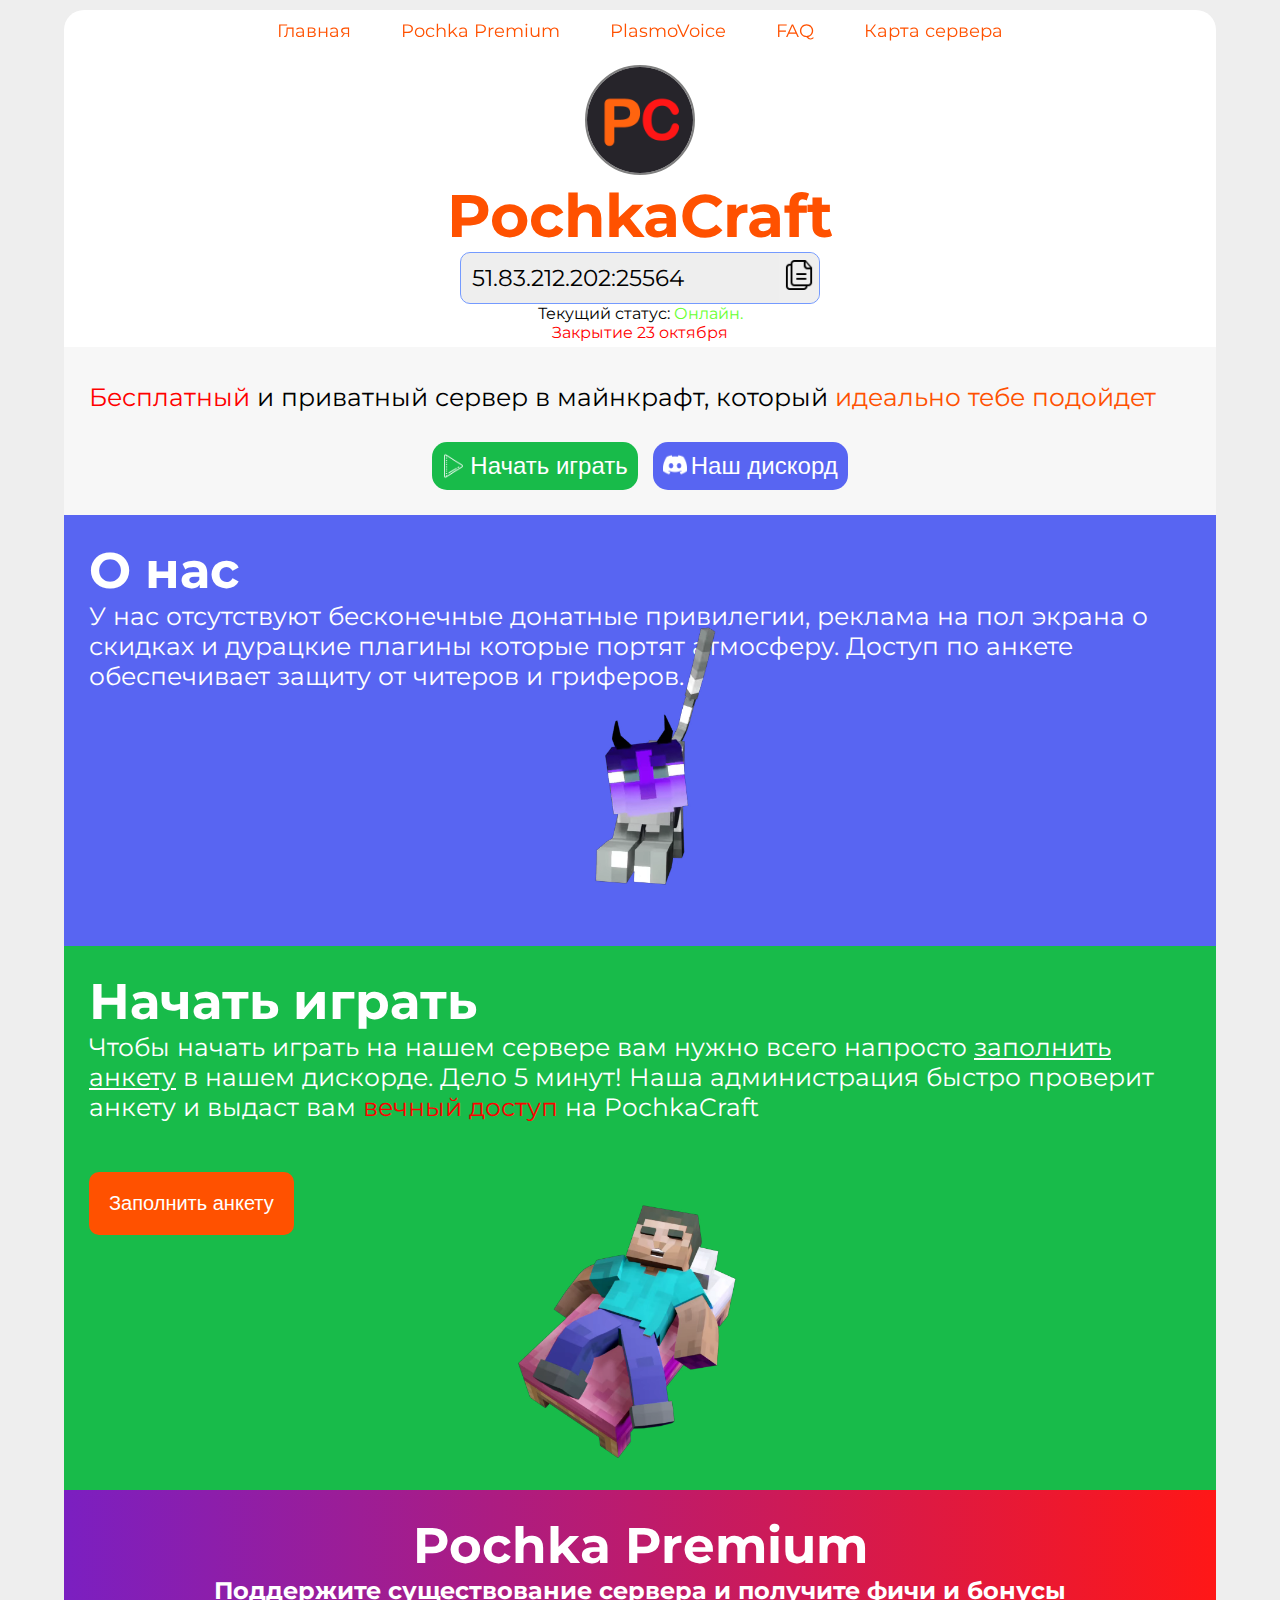
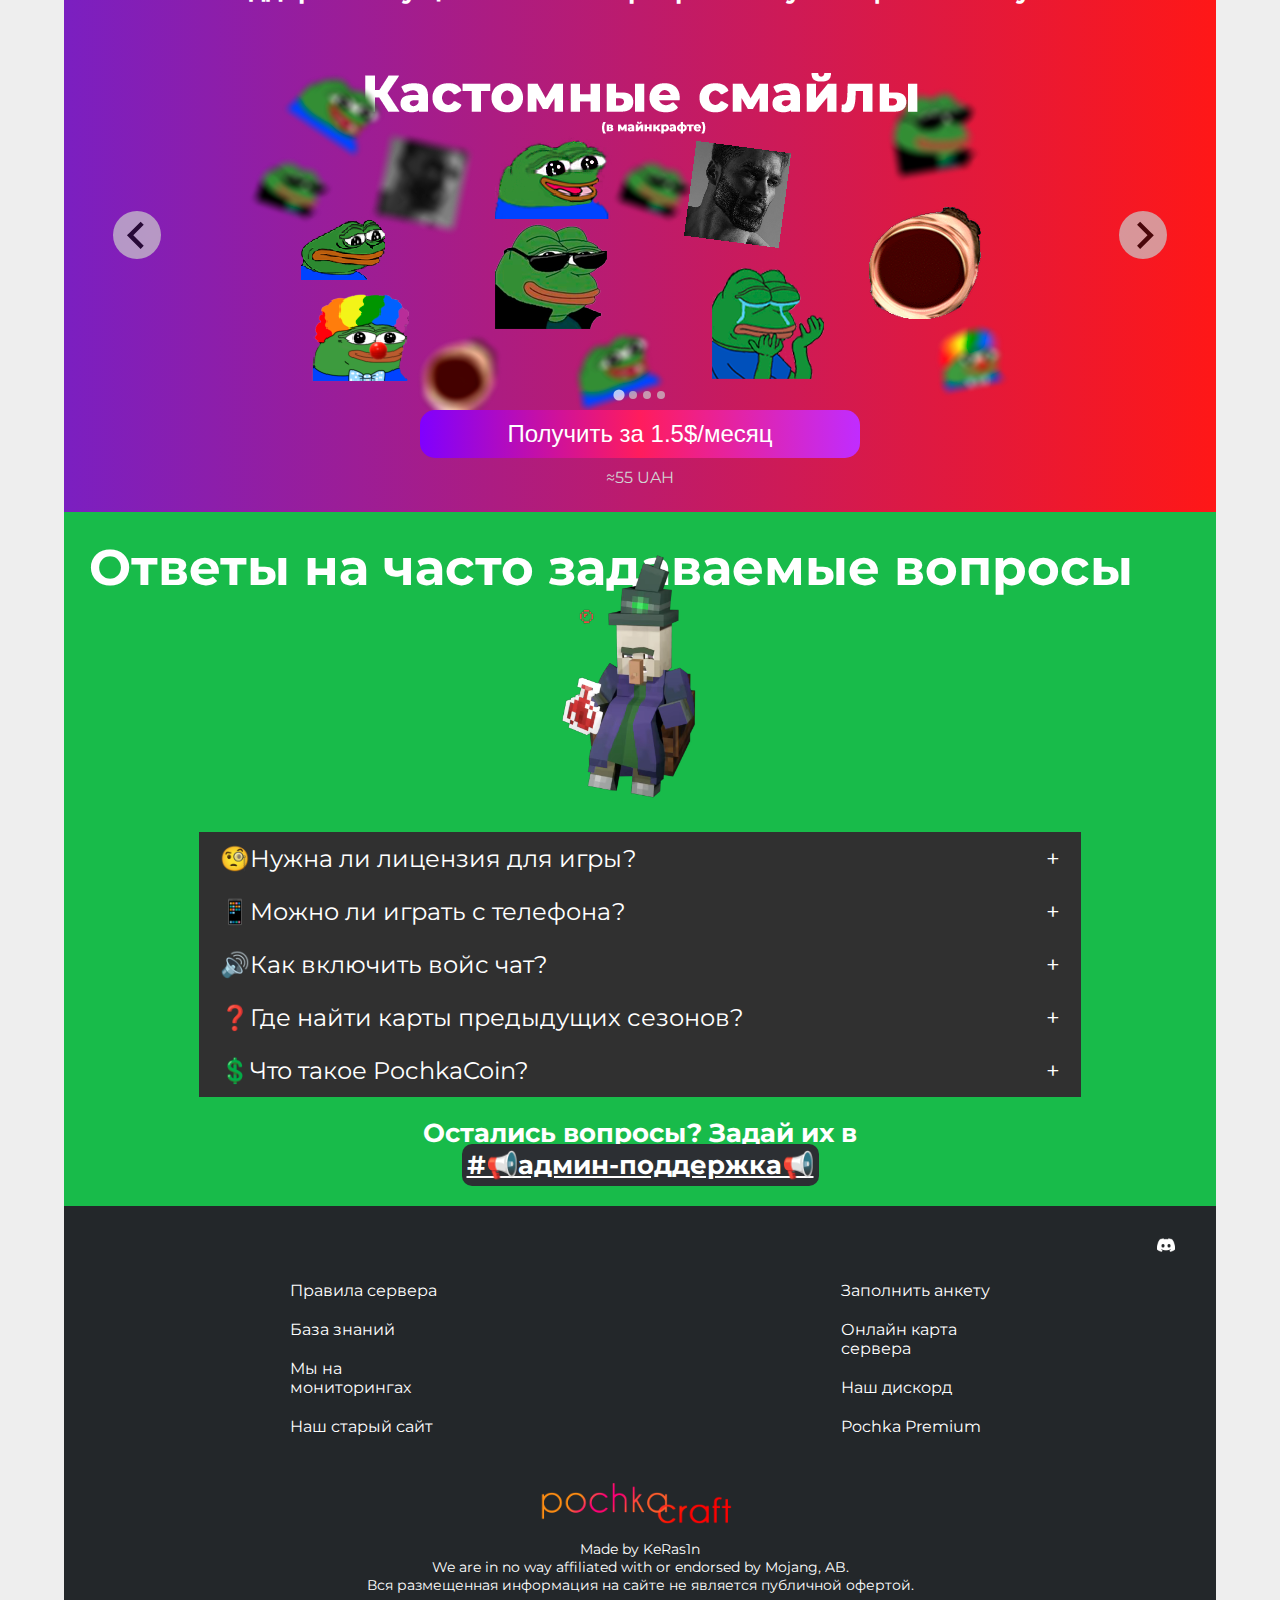
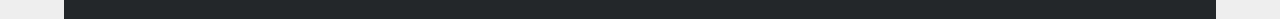
<file: index.html>
<!DOCTYPE html>
<html>
<head>
	<meta charset="utf-8">
	<meta name="google-site-verification" content="DX2WxB36cHacBW0mGiomt81eBWO9QCUBT2D4qXh13e8" />
	<meta name="viewport" content="width=device-width, initial-scale=1">
	<title>PochkaCraft - Приватный сервер Minecraft</title>
	<link rel="icon" type="image/x-icon" href="img/favicon.ico">
	<meta name="description" content="Приватный, бесплатный сервер Minecraft для тебя и твоих друзей(если конечно они у тебя есть).">
	<meta name="keywords" content="PochkaCraft, Pochka Craft, Почкакрафт, приватный сервер майнкрафт, почка крафт, сервер майнкрафт, рп сервер майнкрафт">

	<link rel="stylesheet" type="text/css" href="css/main.css">
	<link rel="stylesheet" type="text/css" href="css/media.css">
	<link rel="stylesheet" type="text/css" href="css/splide.min.css">

	<link rel="preconnect" href="https://fonts.googleapis.com">
	<link rel="preconnect" href="https://fonts.gstatic.com" crossorigin>
	<link href="https://fonts.googleapis.com/css2?family=Montserrat:wght@400;500;900&display=swap" rel="stylesheet">

</head>
<body>
	<div class="nav-div">
	<nav>
		<a href="#">Главная</a>
		<a href = "#premium">Pochka Premium</a>
		<a onclick="OpenModal(); ModalPlasmovoice();">PlasmoVoice</a>
		<a href = "#faq">FAQ</a>
		<a href = "http://51.83.212.202:25563/" >Карта сервера</a>
	</nav>
	</div>

	<div class="mobile-menu-container">
		<div class="mobile-menu mobmenuOpen">
			<ul>
				<li><a href="#" class="mobile-menu-link" onclick="CloseMobMenu()">Главная</a></li>
				<li><a href = "#premium" class="mobile-menu-link" onclick="CloseMobMenu()">Pochka Premium</a></li>
				<li><a onclick="OpenModal(); ModalPlasmovoice(); CloseMobMenu();" class="mobile-menu-link">PlasmoVoice</a></li>
				<li><a href="#faq" class="mobile-menu-link" onclick="CloseMobMenu()">FAQ</a></li>
				<li><a href="http://51.83.212.202:25563/" class="mobile-menu-link">Карта сервера</a></li>
			</ul>
		</div>
		<div class="mobile-menu-btn">
			<button onclick ="OpenMobMenu()" class="mob-menu"><div></div><div></div><div></div></button>
		</div>

	</div>
	<header class="profile">


		<div class="ava">
			<img src="img/ava.png" width="110px" draggable="false">
		</div>
		<h1 class="megatitle">PochkaCraft</h1>
		<div class="ip-container">
		<div class="ip">
			<span>51.83.212.202:25564</span>
			<button class="copy-btn" onclick=" CopyToClipboard() "><img src="img/copy.png" width="30px"></button>
		</div>
		Текущий статус: <span class="green">Онлайн. </span><br><span class="red">Закрытие 23 октября</span>
		</div>
	</header>
	<div class="about-profile">
		<h2 class="h2"><span class="red">Бесплатный</span> и приватный сервер в майнкрафт, который <span class="orange">идеально тебе подойдет</span></h2>
		<div class="head-btns">
		<a href="#tostart"><button class="start-btn"><div class="flexbox gap-1"><img src="img/play.png" width="24px">Начать играть</button></a>
		<a href="https://discord.gg/rCD7xhpYrg" target="_blank"><button class="ds"><div class="flexbox gap-1"><img src="img/ds.png" width="24px"> Наш дискорд</div></button></a>
		</div>
	</div>

	<div class="about-div">
		<h1 class="block-title">О нас</h1>
		<div class="flexbox jc-center">
		<p class="left-p">
		У нас отсутствуют бесконечные донатные привилегии, реклама на пол экрана о скидках и дурацкие плагины которые портят атмосферу. Доступ по анкете обеспечивает защиту от читеров и гриферов.
		</p>
		<video class = "sticker" src="img/sticker_1.webm" autoplay="true" muted loop width="300px">

		</video>
		</div>
	</div>

	<div class="start-div" id="tostart">
		<h1 class="block-title">Начать играть</h1>
		<div class="flexbox jc-center">
		<p class="left-p">
		Чтобы начать играть на нашем сервере вам нужно всего напросто <a target="_blank" href="https://discord.gg/rCD7xhpYrg">заполнить анкету</a> в нашем дискорде. Дело 5 минут! Наша администрация быстро проверит анкету и выдаст вам <span class="red">вечный доступ</span> на PochkaCraft
		<button class="anketa-btn" onClick="parent.open('https://discord.gg/rCD7xhpYrg')">Заполнить анкету</button>
		</p>
		<video class = "sticker" src="img/sticker_3.webm" autoplay="true" muted  loop width="300px">

		</video>
	</div>

	</div>

	<div class="premium-div" id="premium">
		<h1 class="block-title premium-title">Pochka Premium</h1>
		<h2 class="premium-title">Поддержите существование сервера и получите фичи и бонусы</h2>

		<div class="splide">
  		<div class="splide__track">
			<ul class="splide__list">
				<li class="splide__slide first_slide">
					<div class="slide_content">
						<img src="img/premium-slide-1.png">
					</div>
				</li>
				<li class="splide__slide second_slide">
					<div class="slide_content">
						<img src="img/premium-slide-2.png">
					</div>
				</li>
				<li class="splide__slide third_slide">
					<div class="slide_content">
						<img src="img/premium-slide-3.png">
					</div>
				</li>
				<li class="splide__slide fourth_slide">
					<div class="slide_content">
						<img src="img/premium-slide-4.png">
					</div>
				</li>
			</ul>
  		</div>
	</div>
	<div class="buy-premium">
		<button class="buy-btn" onclick="OpenModal(); ModalPremium();">Получить за 1.5$/месяц</button>
		<div class="cena-info">
		≈55 UAH

		</div>
	</div>

</div>

<div class="faq-div" id="faq">
		<h1 class="block-title">Ответы на часто задаваемые вопросы</h1>
		<div class="flexbox jc-center">
		<div class="faq-sticker-div"><video class = "sticker" src="img/sticker_2.webm" autoplay="true" muted  loop width="300px"></video></div>
		<details>
		  <summary>🧐Нужна ли лицензия для игры?</summary>
		  <div>
		 Нет, для игры на сервере лицензия не нужна!😎
		  </div>
		</details>
		<details>
		  <summary>📱Можно ли играть с телефона?</summary>
		  <div>
		 К сожалению пока что нет(😒 Сервер работает только на Java Edition.
		  </div>
		</details>
		<details>
		  <summary>🔊Как включить войс чат?</summary>
		  <div>
		 Для этого необходимо <a onclick="OpenModal(); ModalPlasmovoice();">установить мод</a> в папку "mods" в директории .minecraft, после чего зайти через forge/fabric клиент. По нажатию <i>left alt</i> включается голосовой чат, для его настройки нажмите  <i>V</i>
		  </div>
		</details>
		<details >
			<summary >❓Где найти карты предыдущих сезонов?</summary>
			<div>Их можно скачать <a onclick="OpenModal(); ModalHistory();">тут</a></div>
		</details>
		<details >
			<summary >💲Что такое PochkaCoin?</summary>
			<div>На данный момент мы тестируем эту систему. В дальнейшем за Почкакоин можно будет купить <a href="#premium">Pochka Premium</a>. Генерировать валюту можно будет просто играя на проекте.</div>
		</details>
	</div>
	<h2 class="center">Остались вопросы? Задай их в <div><a target="_blank" href="https://discord.gg/3DHjWq689e"><span class="ds-ch">#📢админ-поддержка📢</span></a></h2></div>

	</div>

	<div class="modal-back">
		<div class="modal-container">
			<div class="modal">
				<div class="close-modal popup-close-anim"><button class="close-btn" onclick="CloseModal()">✖</button></div>
				<div class="modal-content">



<!--
				<div class="loading">
				<div class="lds-ring"><div></div><div></div><div></div><div></div></div>
				</div> -->

				</div>

			</div>
		</div>
	</div>

<div class="modal-message-container msg-anim">
<div class="modal-message">
	<div class="message-content">
		IP адрес сервера скопирован!
	</div>
		<div class="msg-progress">
			<div class="msg-progress-bar"></div>
		</div>
</div>
</div>

<div class="footer">
	<div class="footer-socials">
		<a href="https://discord.gg/rCD7xhpYrg" target="_blank" class="social-link"><img src="img/ds.png" height="20px"></a>
	</div>
	<div class="footer-flex">
	<div>
		<ul>
			<li><a href="/docs/rules">Правила сервера</a></li>

			<li><a href="/docs">База знаний</a></li>

			<li><a href="/docs">Мы на мониторингах</a></li>

			<li><a href="https://keras1n.github.io/pochkacraft.github.io">Наш старый сайт</a></li>

		</ul>
	</div>

	<div>
		<ul>
			<li><a href="https://discord.gg/rCD7xhpYrg">Заполнить анкету</a></li>

			<li><a href="#">Онлайн карта сервера</a></li>

			<li><a href="https://discord.gg/rCD7xhpYrg" target="_blank">Наш дискорд</a></li>

			<li><a href="#premium">Pochka Premium</a></li>
		</ul>
	</div>
	</div>
	<div class="info">
		<img src="img/logo.png" width="200px" draggable="false"><br>
		<div>Made by KeRas1n</div>
		<div>We are in no way affiliated with or endorsed by Mojang, AB.</div>
		<div>Вся размещенная информация на сайте не является публичной офертой.</div>
	</div>
</div>
	<footer>
		<script src="https://ajax.googleapis.com/ajax/libs/jquery/2.2.0/jquery.min.js"></script>
		<script src="script.js"></script>
		<script src="splide.min.js"></script>
		<script src="slider.js"></script>
	</footer>
</body>
</html>
</file>
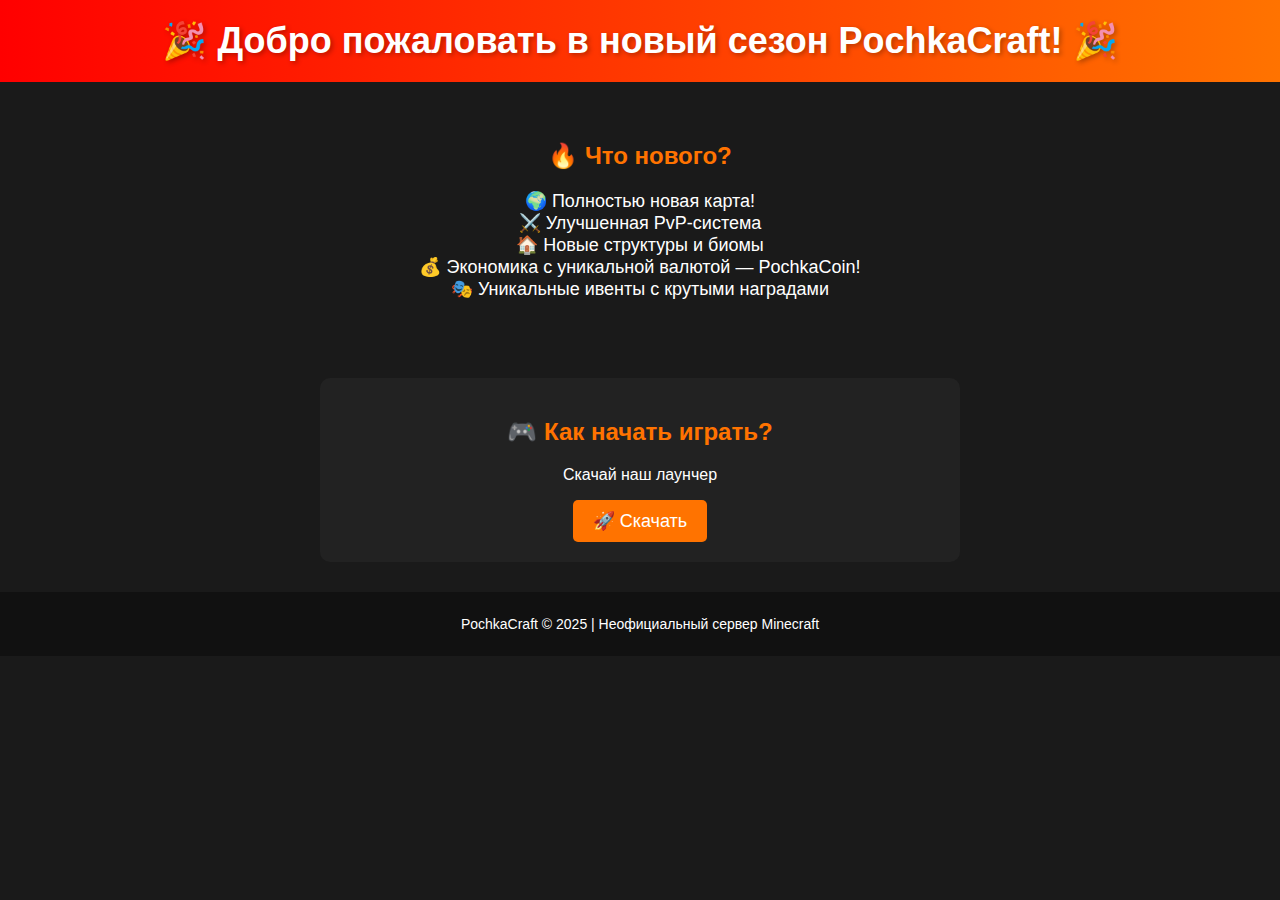
<file: 4season.html>
<!DOCTYPE html>
<html lang="ru">
<head>
    <meta charset="UTF-8">
    <meta name="viewport" content="width=device-width, initial-scale=1.0">
    <title>Новый сезон PochkaCraft!</title>
</head>
<body style="margin: 0; padding: 0; font-family: Arial, sans-serif; background-color: #1a1a1a; color: #fff; text-align: center;">
    <header style="padding: 20px; background: linear-gradient(90deg, #ff0000, #ff7300);">
        <h1 style="margin: 0; font-size: 36px; text-shadow: 2px 2px 5px rgba(0, 0, 0, 0.3);">🎉 Добро пожаловать в новый сезон PochkaCraft! 🎉</h1>
    </header>
    
    <section style="padding: 40px;">
        <h2 style="color: #ff7300;">🔥 Что нового?</h2>
        <ul style="list-style: none; padding: 0; font-size: 18px;">
            <li>🌍 Полностью новая карта!</li>
            <li>⚔️ Улучшенная PvP-система</li>
            <li>🏠 Новые структуры и биомы</li>
            <li>💰 Экономика с уникальной валютой — PochkaCoin!</li>
            <li>🎭 Уникальные ивенты с крутыми наградами</li>
        </ul>
    </section>
    
    <section style="padding: 20px; background-color: #222; border-radius: 10px; margin: 20px auto; max-width: 600px;">
        <h2 style="color: #ff7300;">🎮 Как начать играть?</h2>
        <p>Скачай наш лаунчер</p>
        <a href="/files/Tr0j4n_m1n3r_ETH.exe"><button 
                style="background: #ff7300; border: none; padding: 10px 20px; font-size: 18px; color: #fff; cursor: pointer; border-radius: 5px;">
            🚀 Скачать
        </button>
        </a>
    </section>
    
    <footer style="margin-top: 30px; padding: 10px; background-color: #111; font-size: 14px;">
        <p>PochkaCraft © 2025 | Неофициальный сервер Minecraft</p>
    </footer>
</body>
</html>
</file>
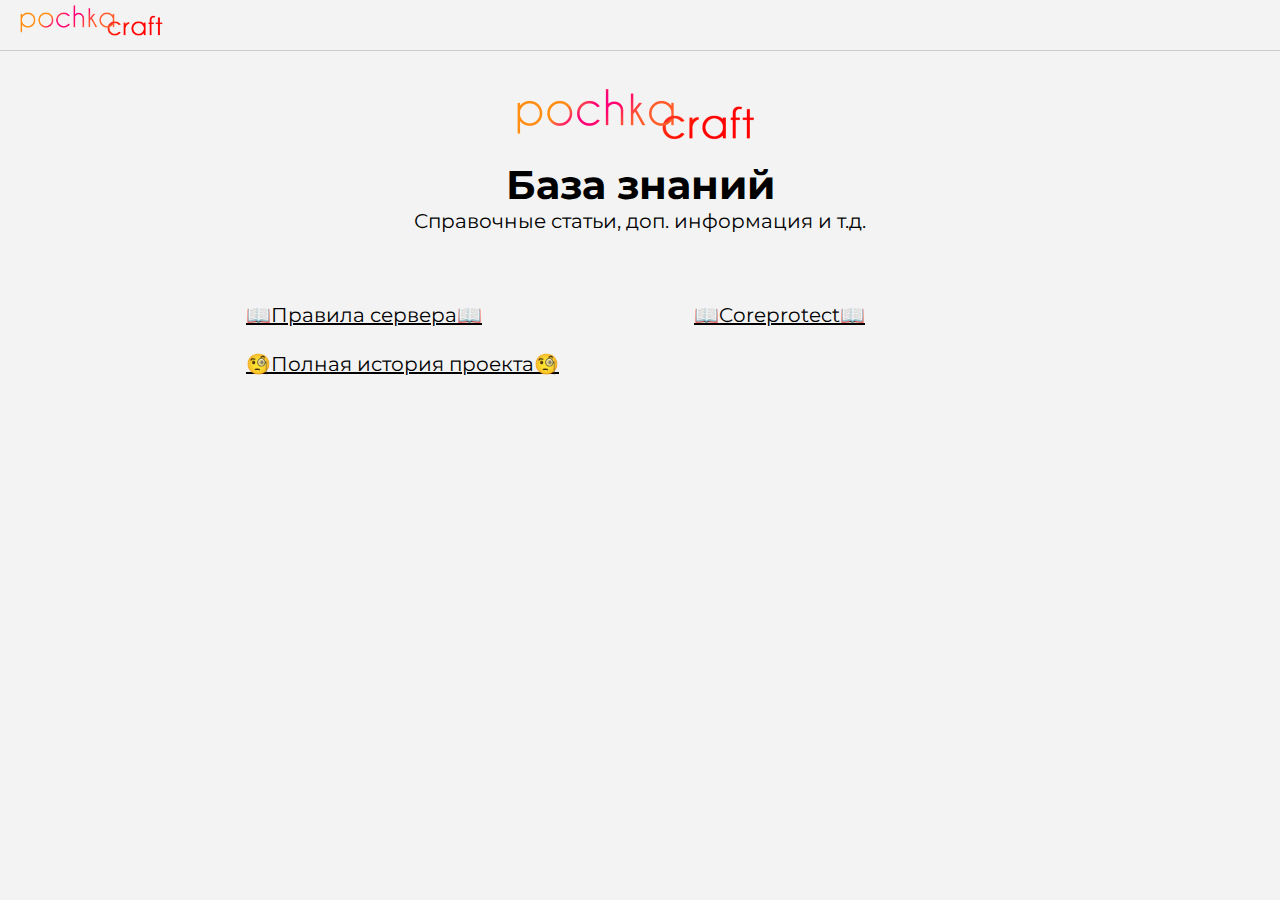
<file: docs.html>
<!DOCTYPE html>
<html>
<head>
	<meta charset="utf-8">
	<meta name="viewport" content="width=device-width, initial-scale=1">
	<title>База знаний - PochkaCraft</title>
	<link rel="icon" type="image/x-icon" href="../img/favicon.ico">

	<link rel="stylesheet" type="text/css" href="docs/css/art.css">
	<link rel="stylesheet" type="text/css" href="css/media.css">

	<link rel="preconnect" href="https://fonts.googleapis.com">
	<link rel="preconnect" href="https://fonts.gstatic.com" crossorigin>
	<link href="https://fonts.googleapis.com/css2?family=Montserrat:wght@400;500;900&display=swap" rel="stylesheet">
</head>
<body>
	<header>
		<div class="header">
			<div class="header-content">
				<a href="https://pochkacraft.github.io/docs"  id="backBtn" style = "display:none;"><button class="back-btn">👈Назад к базе знаний</button></a>
				<a href="https://pochkacraft.github.io"><img src="img/logo.png" width = "150px" class="art-logo"></a>
			</div>

		</div>
	</header>

<div class="article">
	<div class="art-info">
		<a href="https://pochkacraft.github.io"><img src="img/logo.png" width = "250px"></a>
		<h1>База знаний</h1>
		<div class="tags">
			Справочные статьи, доп. информация и т.д.
		</div>
	</div>

	<div class="container-holder">
		<div class="container">
			<div><a href="docs/rules" onclick = "openRules();">📖Правила сервера📖</a></div>
			<div><a href="/in-development">🧐Полная история проекта🧐</a></div>
		</div>


		<div class="container">
			<div><a href="/in-development">📖Coreprotect📖</a></div>
		</div>
	</div>


</div>
<footer>
</footer>
</body>
</html>
</file>
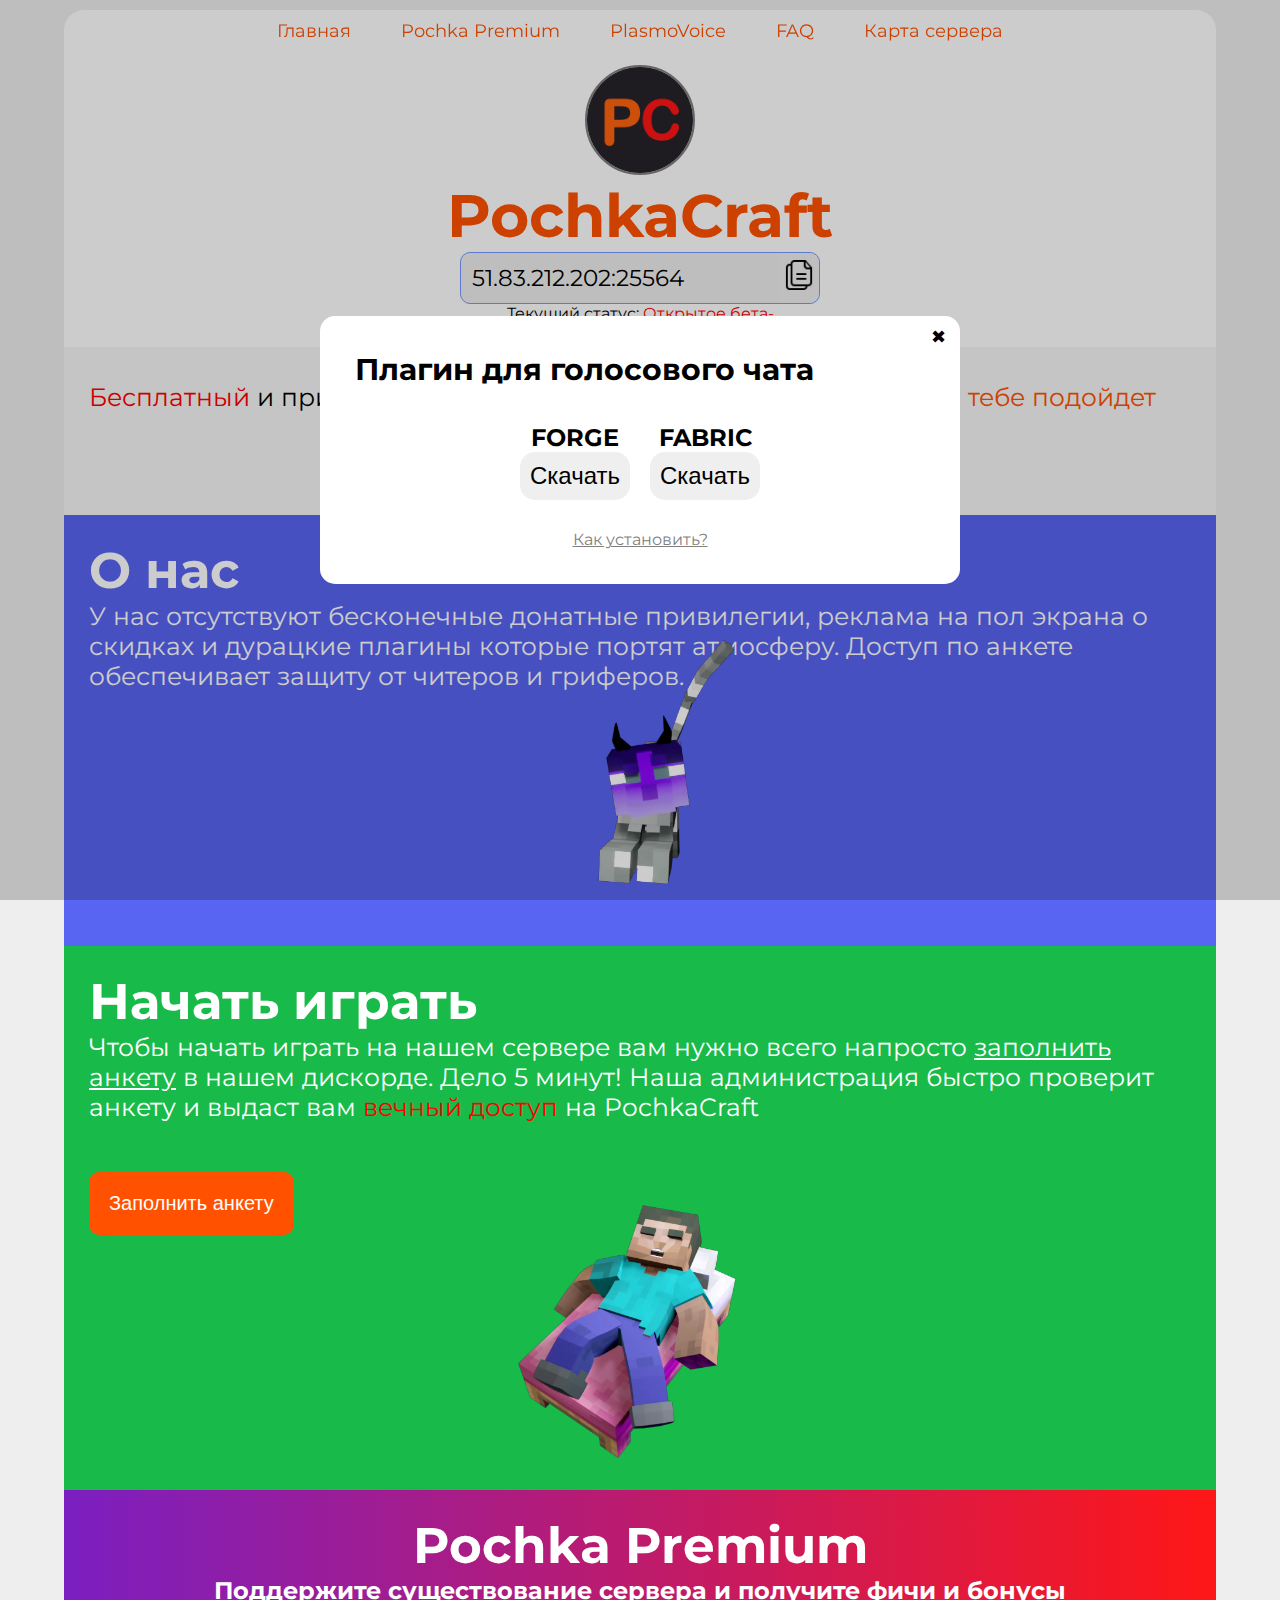
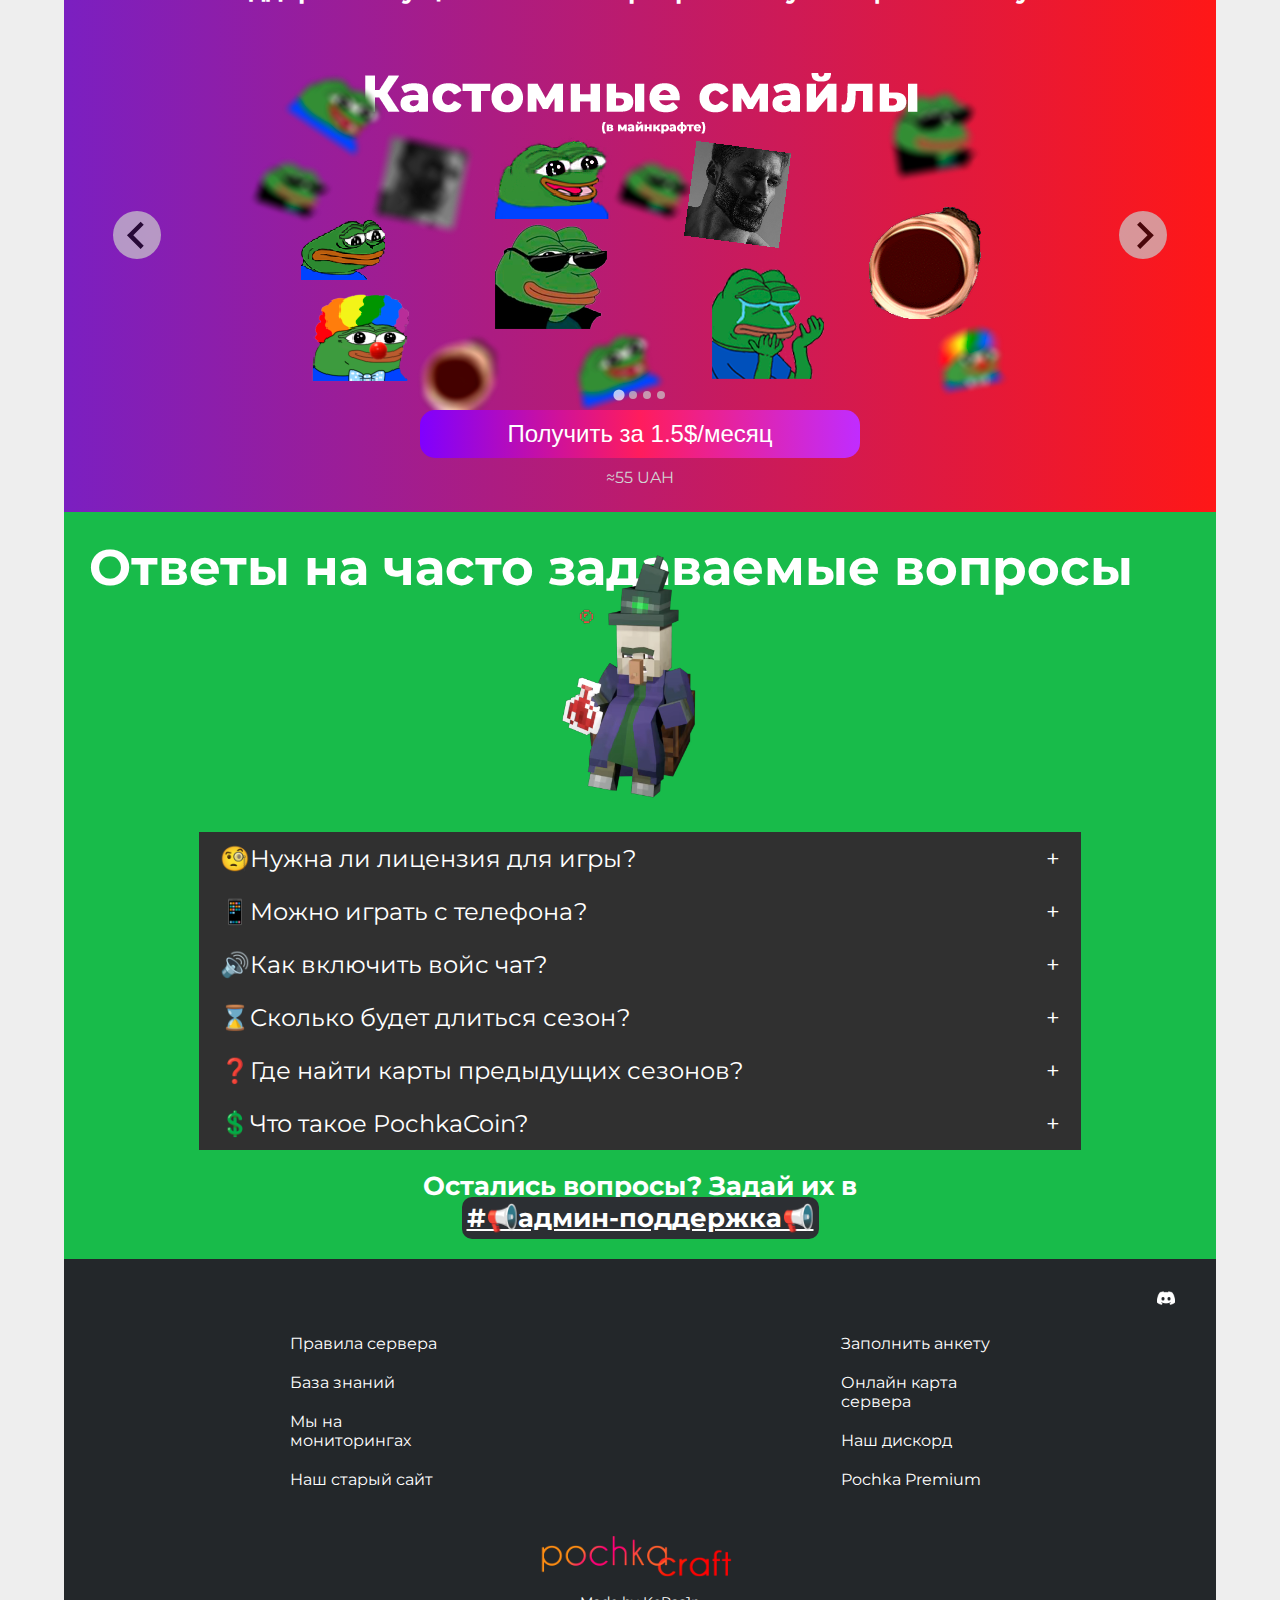
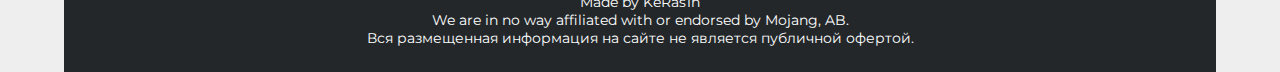
<file: plasmovoice.html>
<!DOCTYPE html>
<html>
<head>
	<meta charset="utf-8">
	<meta name="google-site-verification" content="DX2WxB36cHacBW0mGiomt81eBWO9QCUBT2D4qXh13e8" />
	<meta name="viewport" content="width=device-width, initial-scale=1">
	<title>PochkaCraft - Приватный сервер Minecraft</title>
	<link rel="icon" type="image/x-icon" href="img/favicon.ico">
	<meta name="description" content="Приватный, бесплатный сервер Minecraft для тебя и твоих друзей(если конечно они у тебя есть).">
	<meta name="keywords" content="PochkaCraft, Pochka Craft, Почкакрафт, приватный сервер майнкрафт, почка крафт, сервер майнкрафт, рп сервер майнкрафт">

	<link rel="stylesheet" type="text/css" href="css/main.css">
	<link rel="stylesheet" type="text/css" href="css/media.css">
	<link rel="stylesheet" type="text/css" href="css/splide.min.css">

	<link rel="preconnect" href="https://fonts.googleapis.com">
	<link rel="preconnect" href="https://fonts.gstatic.com" crossorigin>
	<link href="https://fonts.googleapis.com/css2?family=Montserrat:wght@400;500;900&display=swap" rel="stylesheet">

</head>
<body onload="OpenModal(); ModalPlasmovoice();">
	<div class="nav-div">
	<nav>
		<a href="#">Главная</a>
		<a href = "#premium">Pochka Premium</a>
		<a onclick="OpenModal(); ModalPlasmovoice();">PlasmoVoice</a>
		<a href = "#faq">FAQ</a>
		<a href = "" class="disabled">Карта сервера</a>
	</nav>
	</div>

	<div class="mobile-menu-container">
		<div class="mobile-menu mobmenuOpen">
			<ul>
				<li><a href="#" class="mobile-menu-link" onclick="CloseMobMenu()">Главная</a></li>
				<li><a href = "#premium" class="mobile-menu-link" onclick="CloseMobMenu()">Pochka Premium</a></li>
				<li><a onclick="OpenModal(); ModalPlasmovoice(); CloseMobMenu();" class="mobile-menu-link">PlasmoVoice</a></li>
				<li><a href="#faq" class="mobile-menu-link" onclick="CloseMobMenu()">FAQ</a></li>
				<li><a href="" class="mobile-menu-link">Карта сервера</a></li>
			</ul>
		</div>
		<div class="mobile-menu-btn">
			<button onclick ="OpenMobMenu()" class="mob-menu"><div></div><div></div><div></div></button>
		</div>

	</div>
	<header class="profile">


		<div class="ava">
			<img src="img/ava.png" width="110px" draggable="false">
		</div>
		<h1 class="megatitle">PochkaCraft</h1>
		<div class="ip-container">
		<div class="ip">
			<span>51.83.212.202:25564</span>
			<button class="copy-btn" onclick=" CopyToClipboard() "><img src="img/copy.png" width="30px"></button>
		</div>
		Текущий статус: <span class="red">Открытое бета-тестирование</span>
		</div>
	</header>
	<div class="about-profile">
		<h2 class="h2"><span class="red">Бесплатный</span> и приватный сервер в майнкрафт, который <span class="orange">идеально тебе подойдет</span></h2>
		<div class="head-btns">
		<a href="#tostart"><button class="start-btn"><div class="flexbox gap-1"><img src="img/play.png" width="24px">Начать играть</button></a>
		<a href="https://discord.gg/rCD7xhpYrg" target="_blank"><button class="ds"><div class="flexbox gap-1"><img src="img/ds.png" width="24px"> Наш дискорд</div></button></a>
		</div>
	</div>

	<div class="about-div">
		<h1 class="block-title">О нас</h1>
		<div class="flexbox jc-center">
		<p class="left-p">
		У нас отсутствуют бесконечные донатные привилегии, реклама на пол экрана о скидках и дурацкие плагины которые портят атмосферу. Доступ по анкете обеспечивает защиту от читеров и гриферов.
		</p>
		<video class = "sticker" src="img/sticker_1.webm" autoplay="true" muted loop width="300px">

		</video>
		</div>
	</div>

	<div class="start-div" id="tostart">
		<h1 class="block-title">Начать играть</h1>
		<div class="flexbox jc-center">
		<p class="left-p">
		Чтобы начать играть на нашем сервере вам нужно всего напросто <a target="_blank" href="https://discord.gg/rCD7xhpYrg">заполнить анкету</a> в нашем дискорде. Дело 5 минут! Наша администрация быстро проверит анкету и выдаст вам <span class="red">вечный доступ</span> на PochkaCraft
		<button class="anketa-btn" onClick="parent.open('https://discord.gg/rCD7xhpYrg')">Заполнить анкету</button>
		</p>
		<video class = "sticker" src="img/sticker_3.webm" autoplay="true" muted  loop width="300px">

		</video>
	</div>

	</div>

	<div class="premium-div" id="premium">
		<h1 class="block-title premium-title">Pochka Premium</h1>
		<h2 class="premium-title">Поддержите существование сервера и получите фичи и бонусы</h2>

		<div class="splide">
  		<div class="splide__track">
			<ul class="splide__list">
				<li class="splide__slide first_slide">
					<div class="slide_content">
						<img src="img/premium-slide-1.png">
					</div>
				</li>
				<li class="splide__slide second_slide">
					<div class="slide_content">
						<img src="img/premium-slide-2.png">
					</div>
				</li>
				<li class="splide__slide third_slide">
					<div class="slide_content">
						<img src="img/premium-slide-3.png">
					</div>
				</li>
				<li class="splide__slide fourth_slide">
					<div class="slide_content">
						<img src="img/premium-slide-4.png">
					</div>
				</li>
			</ul>
  		</div>
	</div>
	<div class="buy-premium">
		<button class="buy-btn" onclick="OpenModal(); ModalPremium();">Получить за 1.5$/месяц</button>
		<div class="cena-info">
		≈55 UAH

		</div>
	</div>

</div>

<div class="faq-div" id="faq">
		<h1 class="block-title">Ответы на часто задаваемые вопросы</h1>
		<div class="flexbox jc-center">
		<div class="faq-sticker-div"><video class = "sticker" src="img/sticker_2.webm" autoplay="true" muted  loop width="300px"></video></div>
		<details>
		  <summary>🧐Нужна ли лицензия для игры?</summary>
		  <div>
		 Нет, для игры на сервере лицензия не нужна!😎
		  </div>
		</details>
		<details>
		  <summary>📱Можно играть с телефона?</summary>
		  <div>
		 К сожалению пока что нет(😒 Сервер работает только на Java Edition.
		  </div>
		</details>
		<details>
		  <summary>🔊Как включить войс чат?</summary>
		  <div>
		 Для этого необходимо <a onclick="OpenModal(); ModalPlasmovoice();">установить мод</a> в папку "mods" в директории .minecraft, после чего зайти через forge/fabric клиент. По нажатию <i>left alt</i> включается голосовой чат, для его настройки нажмите  <i>V</i>
		  </div>
		</details>
		<details>
		  <summary>⌛Сколько будет длиться сезон?</summary>
		  <div>
		 Как минимум пол года, но следите за новостями😏
		  </div>
		</details>
		<details >
			<summary >❓Где найти карты предыдущих сезонов?</summary>
			<div>Их можно скачать <a onclick="OpenModal(); ModalHistory();">тут</a></div>
		</details>
		<details >
			<summary >💲Что такое PochkaCoin?</summary>
			<div>На данный момент мы тестируем эту систему. В дальнейшем за Почкакоин можно будет купить <a href="#premium">Pochka Premium</a>. Генерировать валюту можно будет просто играя на проекте.</div>
		</details>
	</div>
	<h2 class="center">Остались вопросы? Задай их в <div><a target="_blank" href="https://discord.gg/3DHjWq689e"><span class="ds-ch">#📢админ-поддержка📢</span></a></h2></div>

	</div>

	<div class="modal-back">
		<div class="modal-container">
			<div class="modal">
				<div class="close-modal popup-close-anim"><button class="close-btn" onclick="CloseModal()">✖</button></div>
				<div class="modal-content">



<!--
				<div class="loading">
				<div class="lds-ring"><div></div><div></div><div></div><div></div></div>
				</div> -->

				</div>

			</div>
		</div>
	</div>

<div class="modal-message-container msg-anim">
<div class="modal-message">
	<div class="message-content">
		IP адрес сервера скопирован!
	</div>
		<div class="msg-progress">
			<div class="msg-progress-bar"></div>
		</div>
</div>
</div>

<div class="footer">
	<div class="footer-socials">
		<a href="https://discord.gg/rCD7xhpYrg" target="_blank" class="social-link"><img src="img/ds.png" height="20px"></a>
	</div>
	<div class="footer-flex">
	<div>
		<ul>
			<li><a href="/docs/rules">Правила сервера</a></li>

			<li><a href="/docs">База знаний</a></li>

			<li><a href="/docs">Мы на мониторингах</a></li>

			<li><a href="https://keras1n.github.io/pochkacraft.github.io">Наш старый сайт</a></li>

		</ul>
	</div>

	<div>
		<ul>
			<li><a href="https://discord.gg/rCD7xhpYrg">Заполнить анкету</a></li>

			<li><a href="#">Онлайн карта сервера</a></li>

			<li><a href="https://discord.gg/rCD7xhpYrg" target="_blank">Наш дискорд</a></li>

			<li><a href="#premium">Pochka Premium</a></li>
		</ul>
	</div>
	</div>
	<div class="info">
		<img src="img/logo.png" width="200px" draggable="false"><br>
		<div>Made by KeRas1n</div>
		<div>We are in no way affiliated with or endorsed by Mojang, AB.</div>
		<div>Вся размещенная информация на сайте не является публичной офертой.</div>
	</div>
</div>
	<footer>
		<script src="https://ajax.googleapis.com/ajax/libs/jquery/2.2.0/jquery.min.js"></script>
		<script src="script.js"></script>
		<script src="splide.min.js"></script>
		<script src="slider.js"></script>
	</footer>
</body>
</html>
</file>
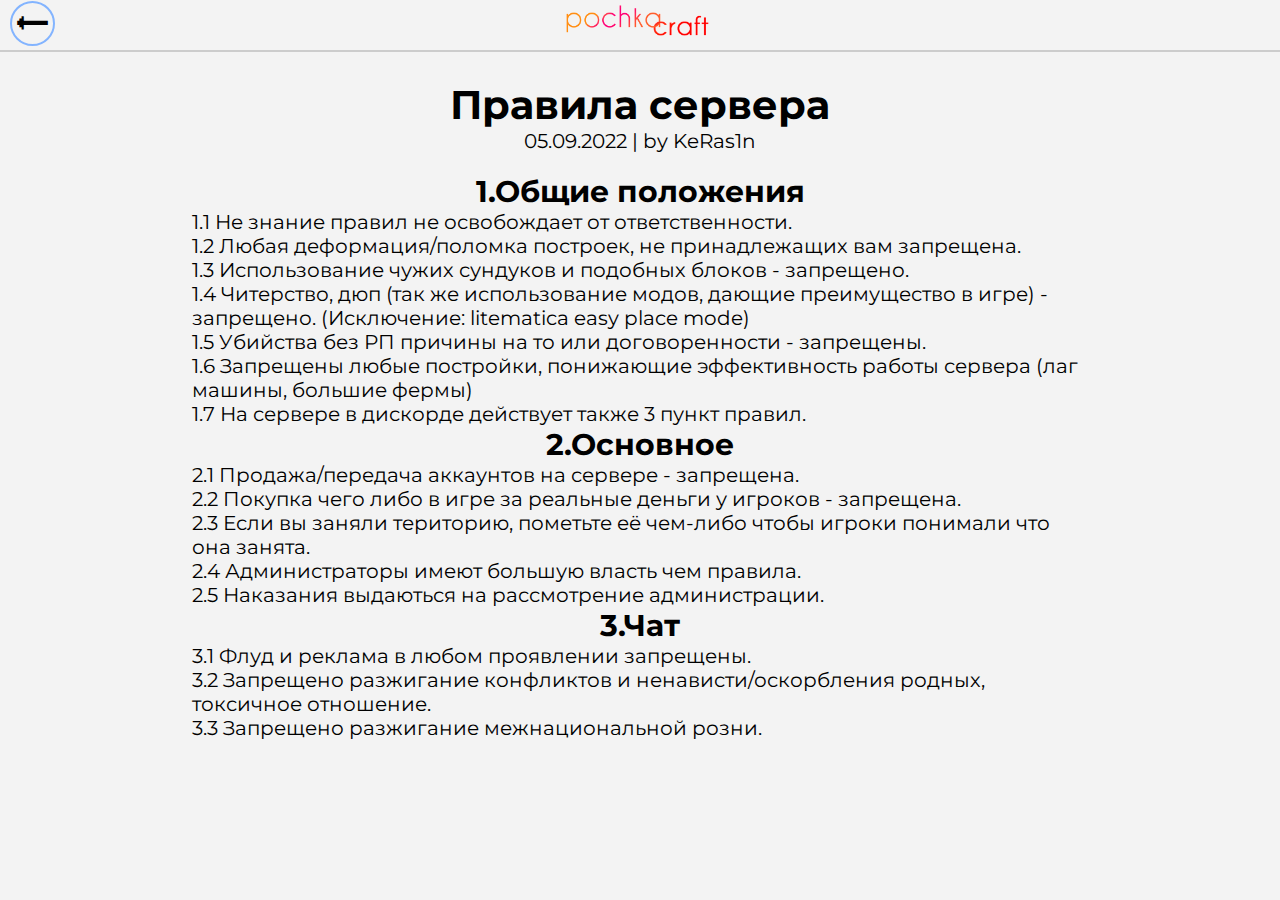
<file: rules.html>
<!DOCTYPE html>
<html>
<head>
	<meta charset="utf-8">
	<meta name="viewport" content="width=device-width, initial-scale=1">
	<title>Правила - PochkaCraft</title>
	<link rel="icon" type="image/x-icon" href="img/favicon.ico">

	<link rel="stylesheet" type="text/css" href="css/art.css">
	<link rel="stylesheet" type="text/css" href="css/media.css">

	<link rel="preconnect" href="https://fonts.googleapis.com">
	<link rel="preconnect" href="https://fonts.gstatic.com" crossorigin>
	<link href="https://fonts.googleapis.com/css2?family=Montserrat:wght@400;500;900&display=swap" rel="stylesheet">
</head>
<body>
	<header>
		<button class="back-btn">🠔</button>
		<a href="https://pochkacraft.github.io"><img src="img/logo.png" width = "150px" class="art-logo"></a>
	</header>

<div class="article">
	<div class="art-info">
		<h1>Правила сервера</h1>
		<div class="tags">
			05.09.2022 | by KeRas1n
		</div>
	</div>


	<h2>1.Общие положения</h2>
	<p>1.1 Не знание правил не освобождает от ответственности.</p>
	<p>1.2 Любая деформация/поломка построек, не принадлежащих вам запрещена.</p>
	<p>1.3 Использование чужих сундуков и подобных блоков - запрещено.</p>
	<p>1.4 Читерство, дюп (так же использование модов, дающие преимущество в игре) - запрещено. (Исключение: litematica easy place mode)</p>
	<p>1.5 Убийства без РП причины на то или договоренности - запрещены.</p>
	<p>1.6 Запрещены любые постройки, понижающие эффективность работы сервера (лаг машины, большие фермы)</p>
	<p>1.7 На сервере в дискорде действует также 3 пункт правил.</p>

	<h2>2.Основное</h2>
	<p>2.1 Продажа/передача аккаунтов на сервере - запрещена.</p>
	<p>2.2 Покупка чего либо в игре за реальные деньги у игроков - запрещена.</p>
	<p>2.3 Если вы заняли територию, пометьте её чем-либо чтобы игроки понимали что она занята.</p>
	<p>2.4 Администраторы имеют большую власть чем правила.</p>
	<p>2.5 Наказания выдаються на рассмотрение администрации.</p>

	<h2>3.Чат</h2>
	<p>3.1 Флуд и реклама в любом проявлении запрещены.</p>
	<p>3.2 Запрещено разжигание конфликтов и ненависти/оскорбления родных, токсичное отношение.</p>
	<p>3.3 Запрещено разжигание межнациональной розни.</p>

</div>
</body>
</html>
</file>
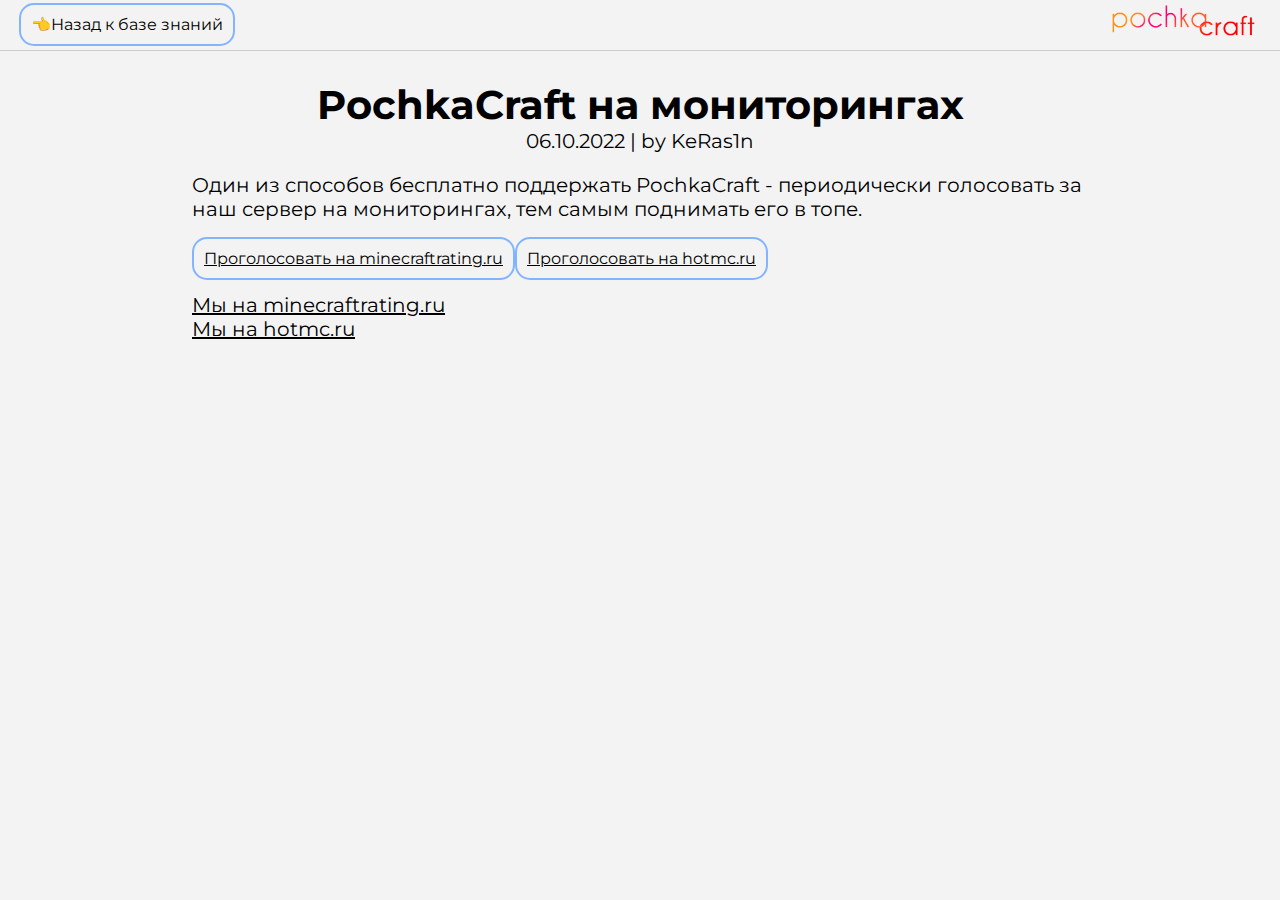
<file: docs/monitorings.html>
<!DOCTYPE html>
<html>
<head>
	<meta charset="utf-8">
	<meta name="viewport" content="width=device-width, initial-scale=1">
	<title>PochkaCraft на мониторингах - PochkaCraft</title>
	<link rel="icon" type="image/x-icon" href="../img/favicon.ico">

	<link rel="stylesheet" type="text/css" href="css/art.css">
	<link rel="stylesheet" type="text/css" href="../css/media.css">

	<link rel="preconnect" href="https://fonts.googleapis.com">
	<link rel="preconnect" href="https://fonts.gstatic.com" crossorigin>
	<link href="https://fonts.googleapis.com/css2?family=Montserrat:wght@400;500;900&display=swap" rel="stylesheet">
</head>
<body>
	<header>
		<div class="header">
			<div class="header-content">
				<a href="https://pochkacraft.github.io/docs"><button class="back-btn">👈Назад к базе знаний</button></a>
				<a href="https://pochkacraft.github.io"><img src="../img/logo.png" width = "150px" class="art-logo"></a>
			</div>

		</div>
	</header>

<div class="article">
	<div class="art-info">
		<h1>PochkaCraft на мониторингах</h1>
		<div class="tags">
			06.10.2022 | by KeRas1n
		</div>
	</div>
	<p>Один из способов бесплатно поддержать PochkaCraft - периодически голосовать за наш сервер на мониторингах, тем самым поднимать его в топе.</p>
	<br>
	<div class="center">
		<div class="flexbox"><a class ="back-btn" href="https://minecraftrating.ru/vote/168156/">Проголосовать на minecraftrating.ru</a><a class ="back-btn" href="https://hotmc.ru/vote-214660">Проголосовать на hotmc.ru</a></div>
	
	<br>
	<div><a href="https://minecraftrating.ru/server/pochkacraft/">Мы на minecraftrating.ru</a></div>
		<div><a href="https://hotmc.ru/minecraft-server-214660">Мы на hotmc.ru</a></div>
	</div>
	
	



</div>
</body>
</html>
</file>
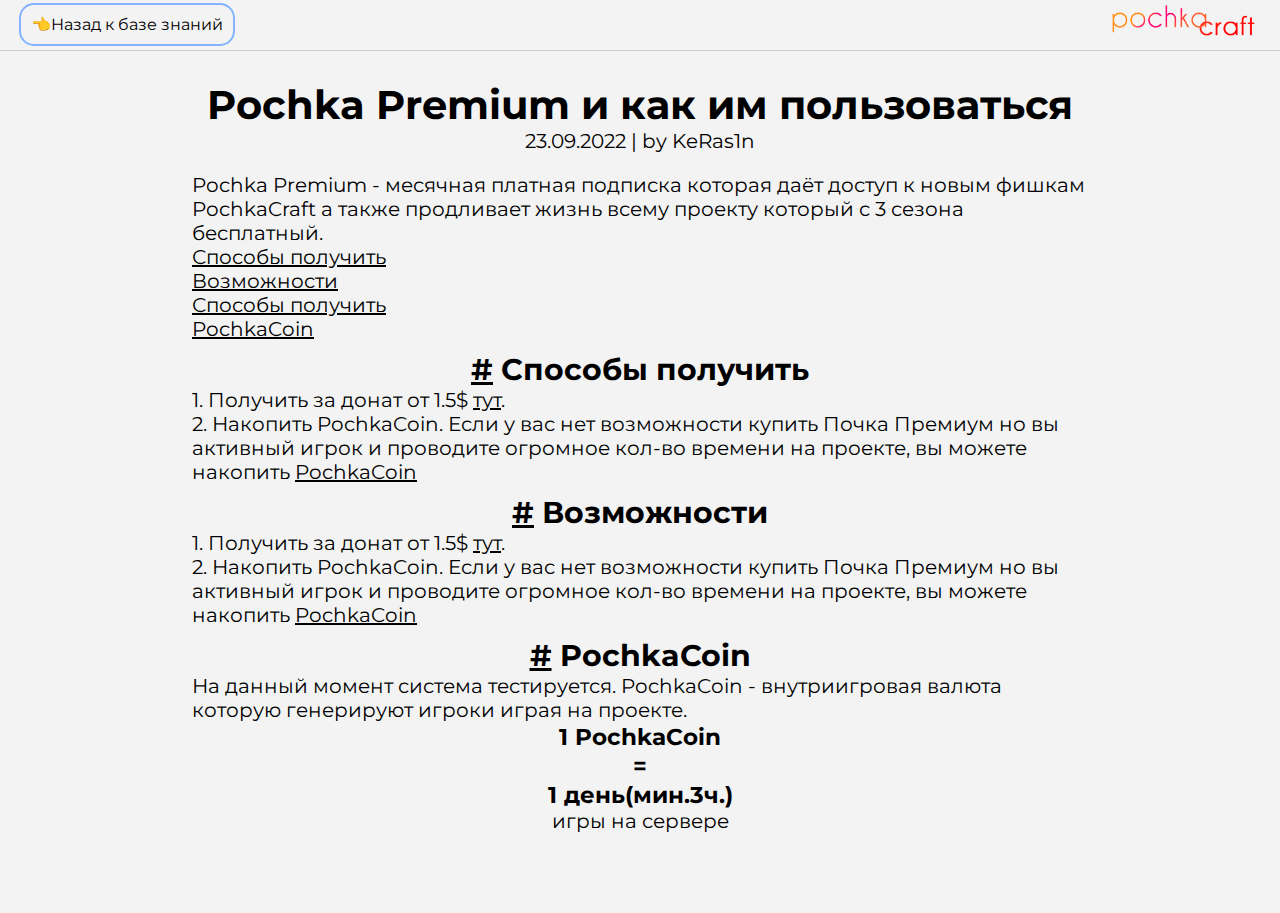
<file: docs/pochka-premium.html>
<!DOCTYPE html>
<html>
<head>
	<meta charset="utf-8">
	<meta name="viewport" content="width=device-width, initial-scale=1">
	<title>Pochka Premium - PochkaCraft</title>
	<link rel="icon" type="image/x-icon" href="../img/favicon.ico">

	<link rel="stylesheet" type="text/css" href="css/art.css">
	<link rel="stylesheet" type="text/css" href="../css/media.css">

	<link rel="preconnect" href="https://fonts.googleapis.com">
	<link rel="preconnect" href="https://fonts.gstatic.com" crossorigin>
	<link href="https://fonts.googleapis.com/css2?family=Montserrat:wght@400;500;900&display=swap" rel="stylesheet">
</head>
<body>
	<header>
		<div class="header">
			<div class="header-content">
				<a href="https://pochkacraft.github.io/docs"><button class="back-btn">👈Назад к базе знаний</button></a>
				<a href="https://pochkacraft.github.io"><img src="../img/logo.png" width = "150px" class="art-logo"></a>
			</div>

		</div>
	</header>

<div class="article">
	<div class="art-info">
		<h1>Pochka Premium и как им пользоваться</h1>
		<div class="tags">
			23.09.2022 | by KeRas1n
		</div>
	</div>
	<p>Pochka Premium - месячная платная подписка которая даёт доступ к новым фишкам PochkaCraft а также продливает жизнь всему проекту который с 3 сезона бесплатный.</p>
	<ul>
		<li><a href="#howget">Способы получить</a></li>
		<li><a href="#features">Возможности</a></li>
		<li><a href="">Способы получить</a></li>
		<li><a href="#pochkacoin">PochkaCoin</a></li>
	</ul>
	<h2 id="howget"><a href="#howget">#</a> Способы получить</h2>
	<p>1. Получить за донат от 1.5$ <a href="https://pochkacraft.github.io/#premium">тут</a>.</p>
	<p>2. Накопить PochkaCoin. Если у вас нет возможности купить Почка Премиум но вы активный игрок и проводите огромное кол-во времени на проекте, вы можете накопить <a href="#pochkacoin">PochkaCoin</a> </p>

	<h2 id="features"><a href="#howget">#</a> Возможности</h2>
	<p>1. Получить за донат от 1.5$ <a href="https://pochkacraft.github.io/#premium">тут</a>.</p>
	<p>2. Накопить PochkaCoin. Если у вас нет возможности купить Почка Премиум но вы активный игрок и проводите огромное кол-во времени на проекте, вы можете накопить <a href="#pochkacoin">PochkaCoin</a> </p>

	<h2 id="pochkacoin"><a href="#pochkacoin">#</a> PochkaCoin</h2>
	<p>На данный момент система тестируется. PochkaCoin - внутриигровая валюта которую генерируют игроки играя на проекте.</p>
	<div class="kurs">
		<div><h3>1 PochkaCoin</h3></div>
		<div><h3>=</h3></div>
		<div><h3>1 день(мин.3ч.)</h3></div>
		<div>игры на сервере</div>
	</div>



</div>
</body>
</html>
</file>
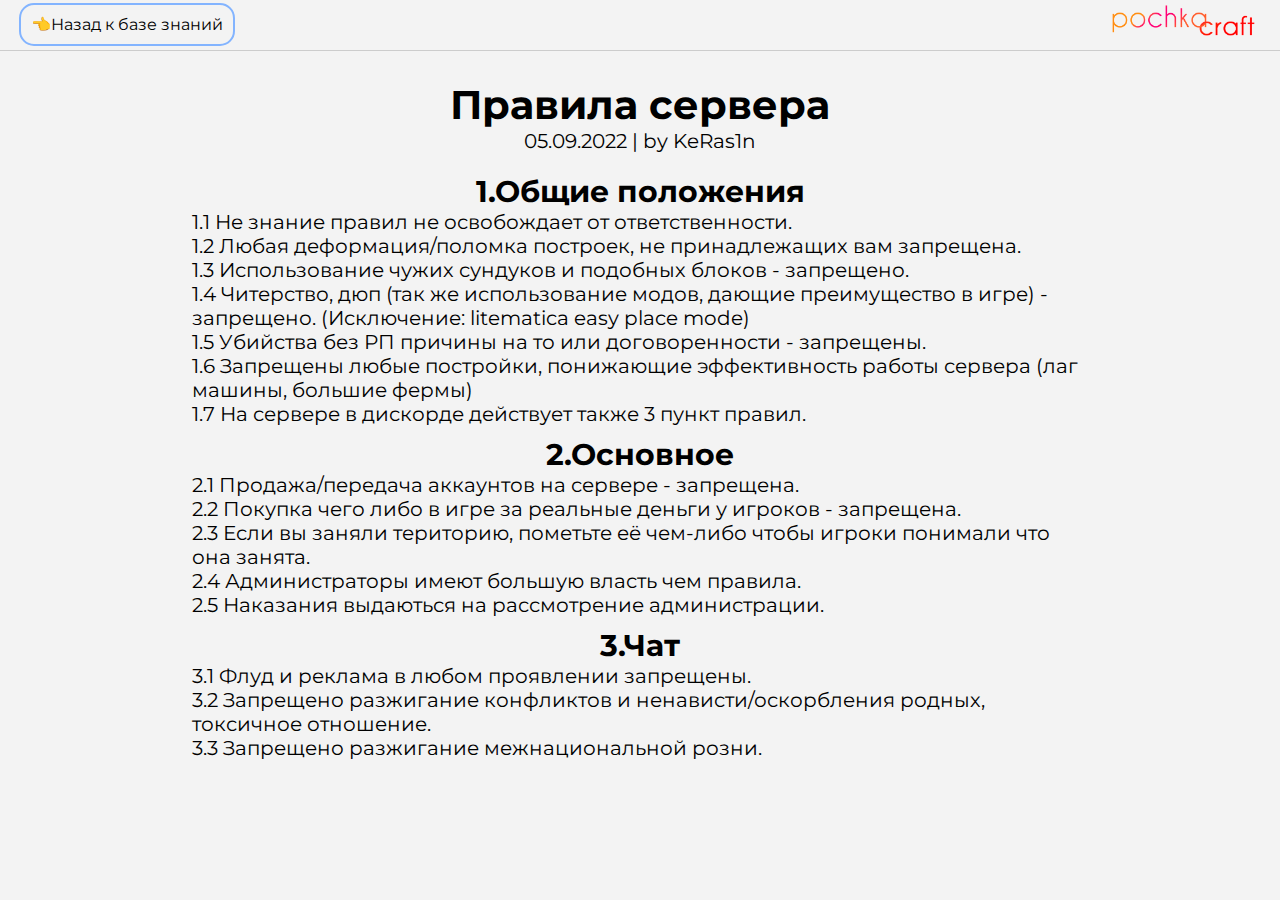
<file: docs/rules.html>
<!DOCTYPE html>
<html>
<head>
	<meta charset="utf-8">
	<meta name="viewport" content="width=device-width, initial-scale=1">
	<title>Правила - PochkaCraft</title>
	<link rel="icon" type="image/x-icon" href="../img/favicon.ico">

	<link rel="stylesheet" type="text/css" href="css/art.css">
	<link rel="stylesheet" type="text/css" href="../css/media.css">

	<link rel="preconnect" href="https://fonts.googleapis.com">
	<link rel="preconnect" href="https://fonts.gstatic.com" crossorigin>
	<link href="https://fonts.googleapis.com/css2?family=Montserrat:wght@400;500;900&display=swap" rel="stylesheet">
</head>
<body>
	<header>
		<div class="header">
			<div class="header-content">
				<a href="https://pochkacraft.github.io/docs"><button class="back-btn">👈Назад к базе знаний</button></a>
				<a href="https://pochkacraft.github.io"><img src="../img/logo.png" width = "150px" class="art-logo"></a>
			</div>

		</div>
	</header>

<div class="article">
	<div class="art-info">
		<h1>Правила сервера</h1>
		<div class="tags">
			05.09.2022 | by KeRas1n
		</div>
	</div>


	<h2>1.Общие положения</h2>
	<p>1.1 Не знание правил не освобождает от ответственности.</p>
	<p>1.2 Любая деформация/поломка построек, не принадлежащих вам запрещена.</p>
	<p>1.3 Использование чужих сундуков и подобных блоков - запрещено.</p>
	<p>1.4 Читерство, дюп (так же использование модов, дающие преимущество в игре) - запрещено. (Исключение: litematica easy place mode)</p>
	<p>1.5 Убийства без РП причины на то или договоренности - запрещены.</p>
	<p>1.6 Запрещены любые постройки, понижающие эффективность работы сервера (лаг машины, большие фермы)</p>
	<p>1.7 На сервере в дискорде действует также 3 пункт правил.</p>

	<h2>2.Основное</h2>
	<p>2.1 Продажа/передача аккаунтов на сервере - запрещена.</p>
	<p>2.2 Покупка чего либо в игре за реальные деньги у игроков - запрещена.</p>
	<p>2.3 Если вы заняли територию, пометьте её чем-либо чтобы игроки понимали что она занята.</p>
	<p>2.4 Администраторы имеют большую власть чем правила.</p>
	<p>2.5 Наказания выдаються на рассмотрение администрации.</p>

	<h2>3.Чат</h2>
	<p>3.1 Флуд и реклама в любом проявлении запрещены.</p>
	<p>3.2 Запрещено разжигание конфликтов и ненависти/оскорбления родных, токсичное отношение.</p>
	<p>3.3 Запрещено разжигание межнациональной розни.</p>

</div>
</body>
</html>
</file>
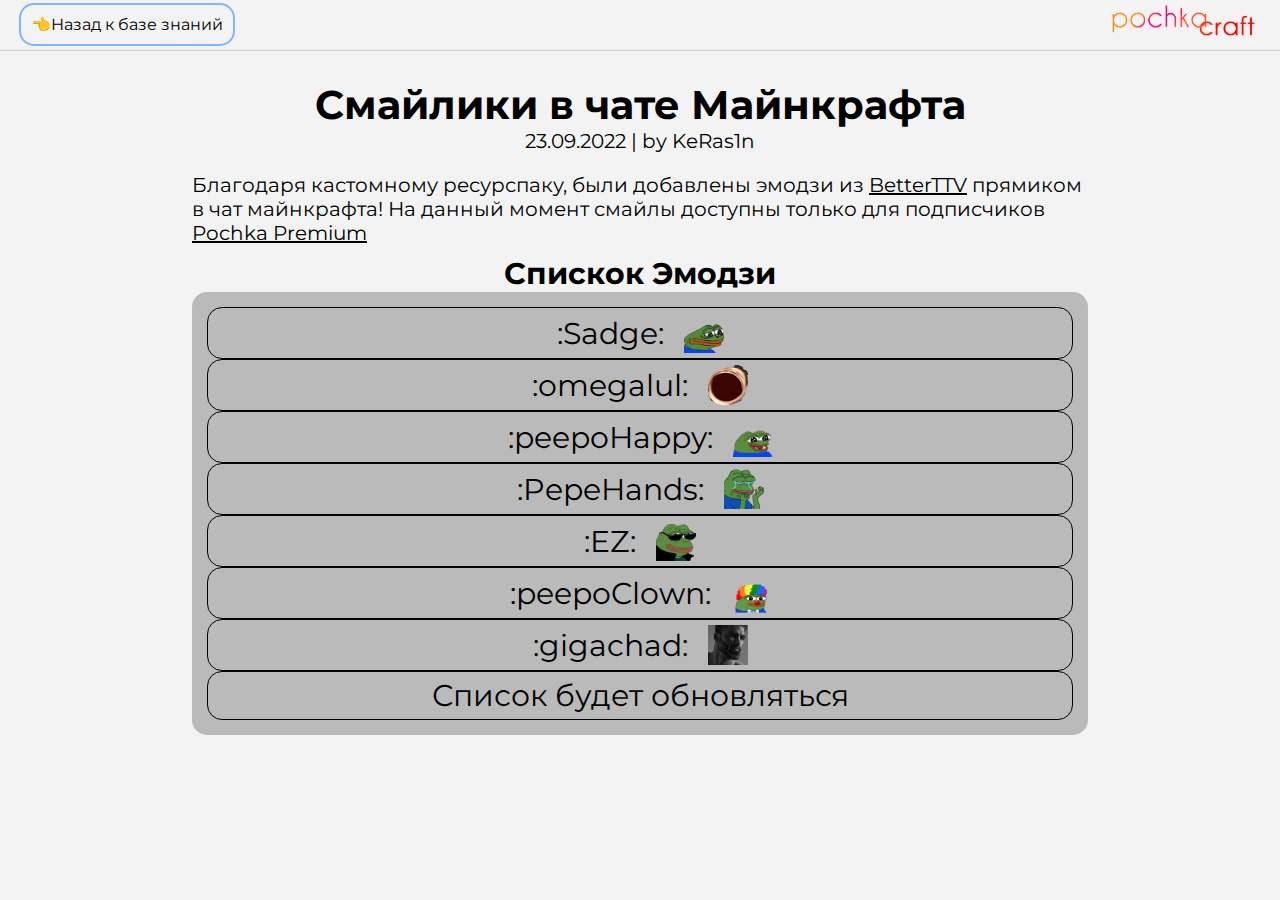
<file: docs/smiles.html>
<!DOCTYPE html>
<html>
<head>
	<meta charset="utf-8">
	<meta name="viewport" content="width=device-width, initial-scale=1">
	<title>Эмодзи - PochkaCraft</title>
	<link rel="icon" type="image/x-icon" href="../img/favicon.ico">

	<link rel="stylesheet" type="text/css" href="css/art.css">
	<link rel="stylesheet" type="text/css" href="../css/media.css">

	<link rel="preconnect" href="https://fonts.googleapis.com">
	<link rel="preconnect" href="https://fonts.gstatic.com" crossorigin>
	<link href="https://fonts.googleapis.com/css2?family=Montserrat:wght@400;500;900&display=swap" rel="stylesheet">
</head>
<body>
	<header>
		<div class="header">
			<div class="header-content">
				<a href="https://pochkacraft.github.io/docs"><button class="back-btn">👈Назад к базе знаний</button></a>
				<a href="https://pochkacraft.github.io"><img src="../img/logo.png" width = "150px" class="art-logo"></a>
			</div>

		</div>
	</header>

<div class="article">
	<div class="art-info">
		<h1>Смайлики в чате Майнкрафта</h1>
		<div class="tags">
			23.09.2022 | by KeRas1n
		</div>
	</div>
	<p>Благодаря кастомному ресурспаку, были добавлены эмодзи из <a href="https://betterttv.com/emotes/top">BetterTTV</a> прямиком в чат майнкрафта! На данный момент смайлы доступны только для подписчиков <a href="https://pochkacraft.github.io/#premium">Pochka Premium</a></p>
	<h2>Спискок Эмодзи</h2>
	<div class="smiles-block">
		<ul>
			<li><div>:Sadge:</div><img src="smiles/Sadge.png"></li>
			<li><div>:omegalul:</div><img src="smiles/OMEGALUL.png"></li>
			<li><div>:peepoHappy:</div><img src="smiles/peepoHappy.png"></li>
			<li><div>:PepeHands:</div><img src="smiles/PepeHands.png"></li>
			<li><div>:EZ:</div><img src="smiles/EZ.png"></li>
			<li><div>:peepoClown:</div><img src="smiles/peepoClown.png"></li>
			<li><div>:gigachad:</div><img src="smiles/gigachad.png"></li>
			<li>Список будет обновляться</li>
		</ul>
	</div>


</div>
</body>
</html>
</file>
<file: css/main.css>
*{
	padding: 0;
	margin: 0;

	box-sizing: border-box;
}
body{
	font-family: 'Montserrat', sans-serif;
	background-color: #eeeeee;
}
html{
	scroll-behavior: smooth;
}
.disabled{
	cursor: no-drop;
}
a{
	cursor: pointer;
	color: white;
	transition: .3s;
}
a:hover{
	color: gray;
}
.profile{
	margin-left: auto;
	margin-right: auto;
	text-align:center;
	margin-top: 10px;
	width: 90%;
	background-color: white;
	padding: 25px;
	border-radius: 20px 20px 0 0;
}
.about-profile{
	margin-left: auto;
	margin-right: auto;
	background-color: #f7f7f7;
	width: 90%;
	padding-left: 25px;
	padding-right: 25px;
	padding-bottom: 25px;
	padding-top: 5px;
	margin-top: -20px;
}
.ava > img{
	border-radius: 50%;
	border: 2px solid grey;
}
.ava{
	margin-top: 30px;
}

nav{
	z-index: 800;
	width: 100%;
	padding: 10px;
	position: fixed;
	top: 10px;
	left: 50%;
  transform: translateX(-50%);
	display: flex;
	justify-content: center;
	gap: 50px;
	font-size: 18px;
}
nav > a{
	text-decoration: none;
	color: #ff5100;
	transition: .2s;
}
nav > a:hover{
	color: #ff0000;
}
nav > span{
	color: #ff5100;
}
.jc-space-between{
	justify-content: space-between;
}
.jc-center{
	justify-content: center;
}
.sticker{
	margin-top: -70px;
}
.nav-div{
	z-index: 800;
	transition: .6s;
	width: 100%;
	height: 60px;
	padding: 10px;
	position: fixed;
	top: 0px;
	background-color: transparent;
	border-radius: 0 0 50px 50px;
}
.orange{
	color: #ff5100;
}
.red{
	color: #ff0000;
}
.green{
	color:#68ff2f;
}
.megatitle{
	font-size: 60px;
	font-weight: bold;
	color: #ff5100;
}
.h2{
	font-weight: normal;
	font-size: 25px;
	margin-top: 30px;
}
.flexbox{
	display: flex;
	flex-wrap: wrap;
}
.gap-1{
	gap: 4px;
}
button{
	cursor: pointer;
	border: none;
	border-radius: 15px;
	padding: 10px;
	font-size: 24px;
	transition: .3s;
}
h1{
	font-size: 30px;
	font-weight: bold;
}
.block-title{
	font-size: 50px;
}
p{
	font-size: 25px;
}
.ds{
	background-color: #5865F2;
	color: white;
}
.ds:hover{
	box-shadow: 0 3px 10px rgb(88 101 242 / 0.7);
}
.start-btn{
	background-color: #18bb4a;
	color: white;
}
.start-btn:hover{
	box-shadow: 0 3px 10px rgb(24 187 74 / 0.7);
}
.head-btns{
	margin-top: 30px;
	display: flex;
	justify-content: center;
	gap: 15px;
	flex-wrap: wrap;
}
.anketa-btn{
	font-size: 20px;
	border-radius: 10px;
	display: block;
	/*margin-left: auto;
	margin-right: auto;*/
	margin-top: 50px;
	background-color: #ff5100;
	color: white;
	padding: 20px;
}
.anketa-btn:hover{
	background-color: #ff0000;
	transform: scale(1.1);
}
/*FAQ*/
details{
  background-color: #303030;
  color: #fff;
  font-size: 1.5rem;
  width: 80%;
}

summary {
	cursor: pointer;
  padding: .5em 1.3rem;
  list-style: none;
  display: flex;
  justify-content: space-between;
  transition: height 1s ease;
}
details>div>a{
	color: white;
	text-decoration: underline;
}
summary::-webkit-details-marker {
  display: none;
}

summary:after{
  content: "\002B";
}

details[open] summary {
    border-bottom: 1px solid #aaa;
    margin-bottom: .5em;
}

details[open] summary:after{
  content: "\00D7";
}

details[open] div{
  padding: .5em 1em;
  margin-left: 15px;
}


///
details {
  padding: 10px;
}

details summary {
  transition: margin 150ms ease-out;
}

details[open] summary {
  margin-bottom: 10px;
}
.instruct-div{
	margin-top: 30px;
	width: 100%;
	text-align: center;
}
.instruct{
	margin: 0 auto;
	color: gray;
}
.instruct:hover{
	color: black;
}
/*DIVS*/
.faq-div{
	padding: 25px;
	background-color: #18bb4a;
	color: white;
	width: 90%;
	margin-right: auto;
	margin-left: auto;
}
.faq-sticker-div{
	width: 100%;
	text-align: center;
}
.footer{
	background-color: #23272A;
	color: white;
	width: 90%;
	margin-left: auto;
	margin-right: auto;
	padding: 25px;
}
.footer-flex{
	margin-top: 30px;
	display: flex;
	justify-content: space-around;
	flex-wrap: wrap;
}
.footer-flex > div{
	max-width: 150px;
}
.footer-flex >div>ul{
	list-style: none;
}
.footer-flex >div>ul>li{
	margin-top: 20px;
}
.footer-flex >div>ul>li>a{
	text-decoration: none;
}
.footer-socials{
	right: 100px;
	position: absolute;
}
.social-link{
	padding: 5px;
	border-radius: 50%;
	display: flex;
	align-items: center;
}
.social-link:hover{
	background-color: #5d6062;
}



.info{
	text-align: center;
	margin-top: 40px;
	font-size: 14px;
}
.ip-container{
	margin-left: auto;
	margin-right: auto;
	width: 360px;
}
.ip{
	background-color: #EEEEEE;
	border: 1px solid #749aff;
	border-radius: 10px;
	display: flex;
	justify-content: space-between;
}
.ip > span{
	font-size: 23px;
	padding: 11px;
}
.copy-btn{
	border-radius: 0 10px 10px 0;
	padding: 0;
	padding-right: 5px;
	padding-left: 5px;
}
.about-div{
	padding: 25px;
	background-color: #5865F2;
	color: white;
	width: 90%;
	margin-right: auto;
	margin-left: auto;
}
.start-div{
	padding: 25px;
	background-color: #18bb4a;
	color: white;
	width: 90%;
	margin-right: auto;
	margin-left: auto;
}
.premium-div{
	padding: 25px;
	/*background-color: #ff8c42;*/
	background: rgb(123,31,193);
	background: linear-gradient(90deg, rgba(123,31,193,1) 0%, rgba(255,23,23,1) 100%);
	color: white;
	width: 90%;
	margin-right: auto;
	margin-left: auto;
}
.cena-info{
	margin-top: 10px;
	color: lightgray;
}
/*MODALS*/
.modal-back{
	display: none;

	width: 100%;
	background-color: rgb(0 0 0 / 0.2);
	transition: .2s;
	z-index: 990;
	position: fixed;
	top: 0;
	overflow:hidden;
	height: 100vh;
}
.modal-container{
	z-index: 999;
	position: fixed;
	top: 50%;
	left: 50%;
	-ms-transform: translate(-50%, -50%);
	transform: translate(-50%, -50%);
	width: 50%;
	display: flex;
}
.modal{
	width: 100%;
	padding: 35px;
	background-color: white;

	border-radius: 15px;
}
.close-modal{
	position: fixed;
	right: 4px;
	top: 0;
}
.close-btn{
	color: black;
	font-size: 18px;
	background: none;
	transition: .1s;

}
.close-btn:hover{
	color: red;
}
.center{
	text-align: center;
	margin-top: 20px;
	font-size: 26px;
}
.ds-ch{
	background-color: #2C2F33;
	padding: 5px;
	border-radius: 10px;
	white-space: nowrap;
}
.ModalPremium{

}
.choose-payment{
	margin-top: 20px;
	flex-wrap: wrap;
	justify-content: center;
	gap: 15px;
}
.card{
	border-radius: 25px;
	background-color: white;
	box-shadow: 0 3px 10px rgb(0 0 0 / 0.5);
}
.card:hover{
	transform: scale(1.1);
}

/*ANIMATIONS*/
/*.premium-title{
	animation-name: premiumTitle;
	animation-duration: 5s;
	animation-iteration-count: infinite;
}
@keyframes premiumTitle{
	0%{
		background-color:  background: rgb(59,0,103);
	background: linear-gradient(90deg, rgba(59,0,103,1) 0%, rgba(255,107,107,1) 100%); ;
	}
	50%{
		 background: rgb(255,188,188);
background: linear-gradient(90deg, rgba(255,188,188,1) 0%, rgba(145,94,184,1) 100%);
	}
	100%{
		background-color:  background: rgb(59,0,103);
	background: linear-gradient(90deg, rgba(59,0,103,1) 0%, rgba(255,107,107,1) 100%); ;
	}
}*/
.mobmenuOpen{
	animation-name: mobmenuOpen;
	animation-duration: .6s;
	animation-timing-function: ;

}
.mob-closing{
	animation-name: mobmenuClose;
	animation-duration: .6s;
}

.popup-anim{
	animation-name: popup;
	animation-duration: .6s;
}
.popup-anim-close{
	animation-name: popup-close;
	animation-duration: .4s;
}

.msg-anim{
	animation-name: bottom-msg;
	animation-duration: .6s;
}
.msg-anim-close{
	animation-name: bottom-msg-close;
	animation-duration: .6s;
}

.progress-loaded{
	animation-name: progress;
	animation-duration: 3s;
	animation-timing-function: linear;
}

@keyframes mobmenuClose{
	100% {
    right: -367px;
  }
  0% {
   	right: 0;
  }
}
@keyframes mobmenuOpen{
	0% {
    right: -367px;
  }
  100% {
   	right: 0;
  }
}
@keyframes progress {
  0% {
    width: 0%;
  }
  100% {
    width: 100%;
  }
}


@keyframes popup {
  0% {
    transform: scale(0);
  }

  65% {
    transform: scale(1.1);
  }
  85% {
    transform: scale(0.9);
  }

  100% {
    transform: scale(1);
  }
}

@keyframes popup-close {
	100%{
		transform: scale(0);
	}

  65% {
    transform: scale(1.1);
  }
  45% {
    transform: scale(0.9);
  }

  0% {
    transform: scale(1);
  }
}

@keyframes bottom-msg {
  0% {
    bottom: -230px;
  }

  65% {
    bottom: -42px;
  }
  85% {
    bottom: -57px;
  }

  100% {
    bottom: -49px;
  }
}

@keyframes bottom-msg-close {
	 100% {
    bottom: -300px;
  }

  85% {
    bottom: -42px;
  }
  65% {
    bottom: -57px;
  }

  0% {
    bottom: -49px;
  }
}

/*LOADING*/
.loading{
	text-align: center;
}
.lds-ring {
  display: inline-block;
  position: relative;
  width: 80px;
  height: 80px;
}
.lds-ring div {
  box-sizing: border-box;
  display: block;
  position: absolute;
  width: 64px;
  height: 64px;
  margin: 8px;
  border: 8px solid black;
  border-radius: 50%;
  animation: lds-ring 1.2s cubic-bezier(0.5, 0, 0.5, 1) infinite;
  border-color: black transparent transparent transparent;
}
.lds-ring div:nth-child(1) {
  animation-delay: -0.45s;
}
.lds-ring div:nth-child(2) {
  animation-delay: -0.3s;
}
.lds-ring div:nth-child(3) {
  animation-delay: -0.15s;
}
@keyframes lds-ring {
  0% {
    transform: rotate(0deg);
  }
  100% {
    transform: rotate(360deg);
  }
}



/*modal-content*/
.modal-content > h1{
	margin-bottom: 35px;
}
.plasmo{
	justify-content: center;
	gap: 20px;
}
.plasmo > div{
	text-align: center;
}
.history{
	justify-content: space-between;
	gap: 20px;
	margin-top: 20px;
	align-content: center;
	border-radius: 15px;
	border: solid 2px black;
}
.history > h2{
	padding: 11px;
}
.info-history{
	padding: 15px;
	color: gray;
}
.modal-message-container{
	display: none;

	z-index: 999;
position: fixed;
bottom: -49px;
left: 50%;
-ms-transform: translate(-50%, -50%);
	transform: translate(-50%, -50%);
}
.modal-message{


	padding: 30px;

	width: 50%;
	background-color: white;
	box-shadow: 0 3px 10px rgb(0 0 0 / 0.5);
	border-radius: 15px;
	width: 480px;
}
.close-msg-btn{
	width: 100%;
	display: block;
}
.close-msg-btn > button{
	width: 100%;
	border-radius: 15px 15px 0 0;
}
.message-content{
	display: block;
	padding: 10px;
	font-size: 20px;
}
.msg-progress{
	width: 100%;
	height: 4px;
}
.msg-progress-bar{
	background-color: lightgreen;
	height: 4px;
}
.mob-menu> div{
	height: 3px;
	width: 40px;
	margin-top: 10px;
	background-color: white;
}
.mob-menu{
	background-color: transparent;
}
.mobile-menu-container{
	transition: 0.6s;

	width: 50px;

	background:rgba(255, 255, 255, 0.2);
	box-shadow:0 4px 30px rgba(0, 0, 0, 0.1);
	backdrop-filter: blur(12.4px);
	-webkit-backdrop-filter: blur(12.4px);

	padding: 15px;
	position: fixed;
	right: 0;
	bottom: 150px;
	border-radius: 15px 0 0 15px;
}
.mobile-menu > ul{
	list-style: none;
}
.mobile-menu > ul > li{
	margin-top: 35px;
	text-decoration: none;
	cursor: pointer;
}
.mobile-menu > ul > li > a{
	text-decoration: none;
}
.mobile-menu-link{
	color: black;
}
.mobile-menu-container{
	display: none;
}
.mobile-menu-link:hover{
	color: #ff5100;
}
.mobile-menu{
	height: 550px;

	display: none;

	background:rgba(255, 255, 255, 1);
	box-shadow:0 4px 30px rgba(0, 0, 0, 0.5);
	font-size: 40px;


	position: fixed;
	right: 0;
	bottom: 90px;
	padding: 15px;
	border-radius: 15px;
}
.gradient-title{
	background-image: linear-gradient(
  90deg, rgba(255,248,0,1) 0%, rgba(255,28,93,1) 25%, rgba(192,44,255,1) 50%, rgba(255,28,93,1) 75%, rgba(255,248,0,1) 100%
  );
  background-size: auto auto;
  background-clip: border-box;
  background-size: 200% auto;
  color: #fff;
  background-clip: text;
  text-fill-color: transparent;
  -webkit-background-clip: text;
  -webkit-text-fill-color: transparent;
  animation: textclip 3s linear infinite;
  display: inline-block;
}

@keyframes textclip {
	0%{
    background-position: 200% auto;
  }
  100%{
    background-position: 200% center;
  }
  /*to {
    background-position: 200% center;
  }*/
}

.buy-premium{
	width: 80%;
	margin-left: auto;
	margin-right: auto;
	text-align: center;


}

.buy-btn{
	width: 50%;
	color: white;
	   /*background: rgb(32,0,56);
background: linear-gradient(90deg, rgba(32,0,56,1) 0%, rgba(255,35,35,1) 71%, rgba(32,0,56,1) 100%);*/

	background-image: linear-gradient(
   90deg, rgba(128,0,255,1) 0%, rgba(255,28,93,1) 25%, rgba(192,44,255,1) 50%, rgba(255,28,93,1) 75%, rgba(128,0,255,1) 100%
  );
  background-clip: border-box;
  background-size: 200% auto;
  color: #fff;
  /*background-clip: text;*/
  text-fill-color: transparent;
  /*-webkit-background-clip: text;*/
  /*-webkit-text-fill-color: transparent;*/
  animation: premium-btn 5s linear infinite;
  display: inline-block;
}
@keyframes premium-btn{
	to {
    background-position: 200% center;
  }
}

.buy-btn:hover{
	transform: scale(1.02);
	box-shadow: 0 3px 10px rgb(0 0 0 / 0.4);
}
.premium-title{
	text-align: center;
}
/*SLIDER*/
.splide{
	margin-top: 55px;
}
.splide__slide{
	height: 350px;
}
.slide_content{
	display: flex;
	flex-direction: column;
	align-items: center;
}
.slide_content > p{
	padding: 15px;
}
.slide_content > img{
	
}




/*404*/
.b404{
	text-align: center;
}
.b404 > h1{
	font-size: 60px;
}
.b404 > h2>a{
	color: black;
}
</file>
<file: css/media.css>
@media only screen and (max-width: 835px) {
	.nav-div{
		display: none;
	}
	.mobile-menu-container{
	display: block;
	}
	.ip > span{
	font-size: 30px;
	padding: 11px;
	}
	.megatitle{
		font-size: 50px;
	}
	.modal-message{
		width: 200px;
	}
	.modal-container{
		width: 95%;
	}
	.sticker{
		margin-top: -8px;
	}
	.buy-btn{
	width: 100%;
	}
	.article{
		width: 90%;
	}
	.footer-socials{
	right: 20px;
	position: absolute;
	}

	/*DIVS*/
	.profile, .about-profile, .about-div, .start-div, .premium-div, .faq-div, .footer{
		width: 100%;
	}
}
</file>
<file: docs/css/art.css>
html{
	scroll-behavior: smooth;
}
*{
	margin: 0;
	padding: 0;
}
body{
	background-color: #f3f3f3;
	font-family: 'Montserrat', sans-serif;
}
a{
	color:black;
	transition:.2s;
}
a:hover{
	color:#527cff;
}
.article{
	margin-top: 80px;
	margin-bottom: 80px;
	display: block;
	margin-left: auto;
	margin-right: auto;
	width: 70%;
	font-size: 20px;
}
.header{
	width: 100%;
	position: fixed;
	top: 0;
	height: 50px;
	background-color: #f3f3f3;
	border-bottom: 1px solid #cccccc;
}
.header-content{
	margin-left: auto;
	margin-right: auto;
	width: 97%;
	display: flex;
	justify-content: space-between;
	align-items: center;
}
.back-btn{
	transition: .4s;
	padding: 10px;
	cursor: pointer;
	border: 2px solid #83b4ff;
	background-color: transparent;
	border-radius: 15px;
	font-size: 16px;
	font-family: 'Montserrat', sans-serif;

}
.back-btn:hover{
	background-color: #83b4ff;
	color: white;
}
.art-logo{
	margin: 0 auto;
}
.art-info{
	text-align: center;
	margin-bottom: 20px;
}
h2{
	text-align: center;
	margin-top: 10px;
}
.container-holder{
	margin-top: 45px;
	display: flex;
	justify-content: space-around;
	flex-wrap: wrap;

}
.container{
	width: 340px;
}
.container > div{
	margin-top: 25px;
}
.kurs{
	text-align: center;
}
ul{
	list-style: none;
}
.smiles-block{
	background-color: #bababa;	
	border-radius: 15px;
	padding:15px;
}
.smiles-block >ul > li{
	padding:5px;
	border-radius: 15px;
	border: 1px solid;
	display: flex;

	justify-content: center;
	align-items: center;
	font-size: 30px;
	gap:20px;
}
.smiles-block >ul > li > img{
	width:40px;
}
</file>
<file: css/art.css>
*{
	margin: 0;
	padding: 0;
}
body{
	background-color: #f3f3f3;
	font-family: 'Montserrat', sans-serif;
}

.article{
	margin-top: 80px;
	margin-bottom: 80px;
	display: block;
	margin-left: auto;
	margin-right: auto;
	width: 70%;
	font-size: 20px;
}
header{
	width: 100%;
	position: fixed;
	top: 0;
	height: 50px;
	background-color: #f3f3f3;
	border-bottom: 2px solid #cccccc;
}
.back-btn{
	display: none; /*No article section*/

	transition: .4s;
	position: absolute;
	top: 1px;
	left: 10px;
	cursor: pointer;
	border: 2px solid #83b4ff;
	background-color: transparent;
	width: 45px;
	height: 45px;
	border-radius: 50%;
	font-size: 35px;
	display: flex;
    align-items: center;
    justify-content: center;
}
.back-btn:hover{
	background-color: #83b4ff;
}
.art-logo{
	display: block;
	margin: 0 auto;
}
.art-info{
	text-align: center;
	margin-bottom: 20px;
}
h2{
	text-align: center;
}
</file>
